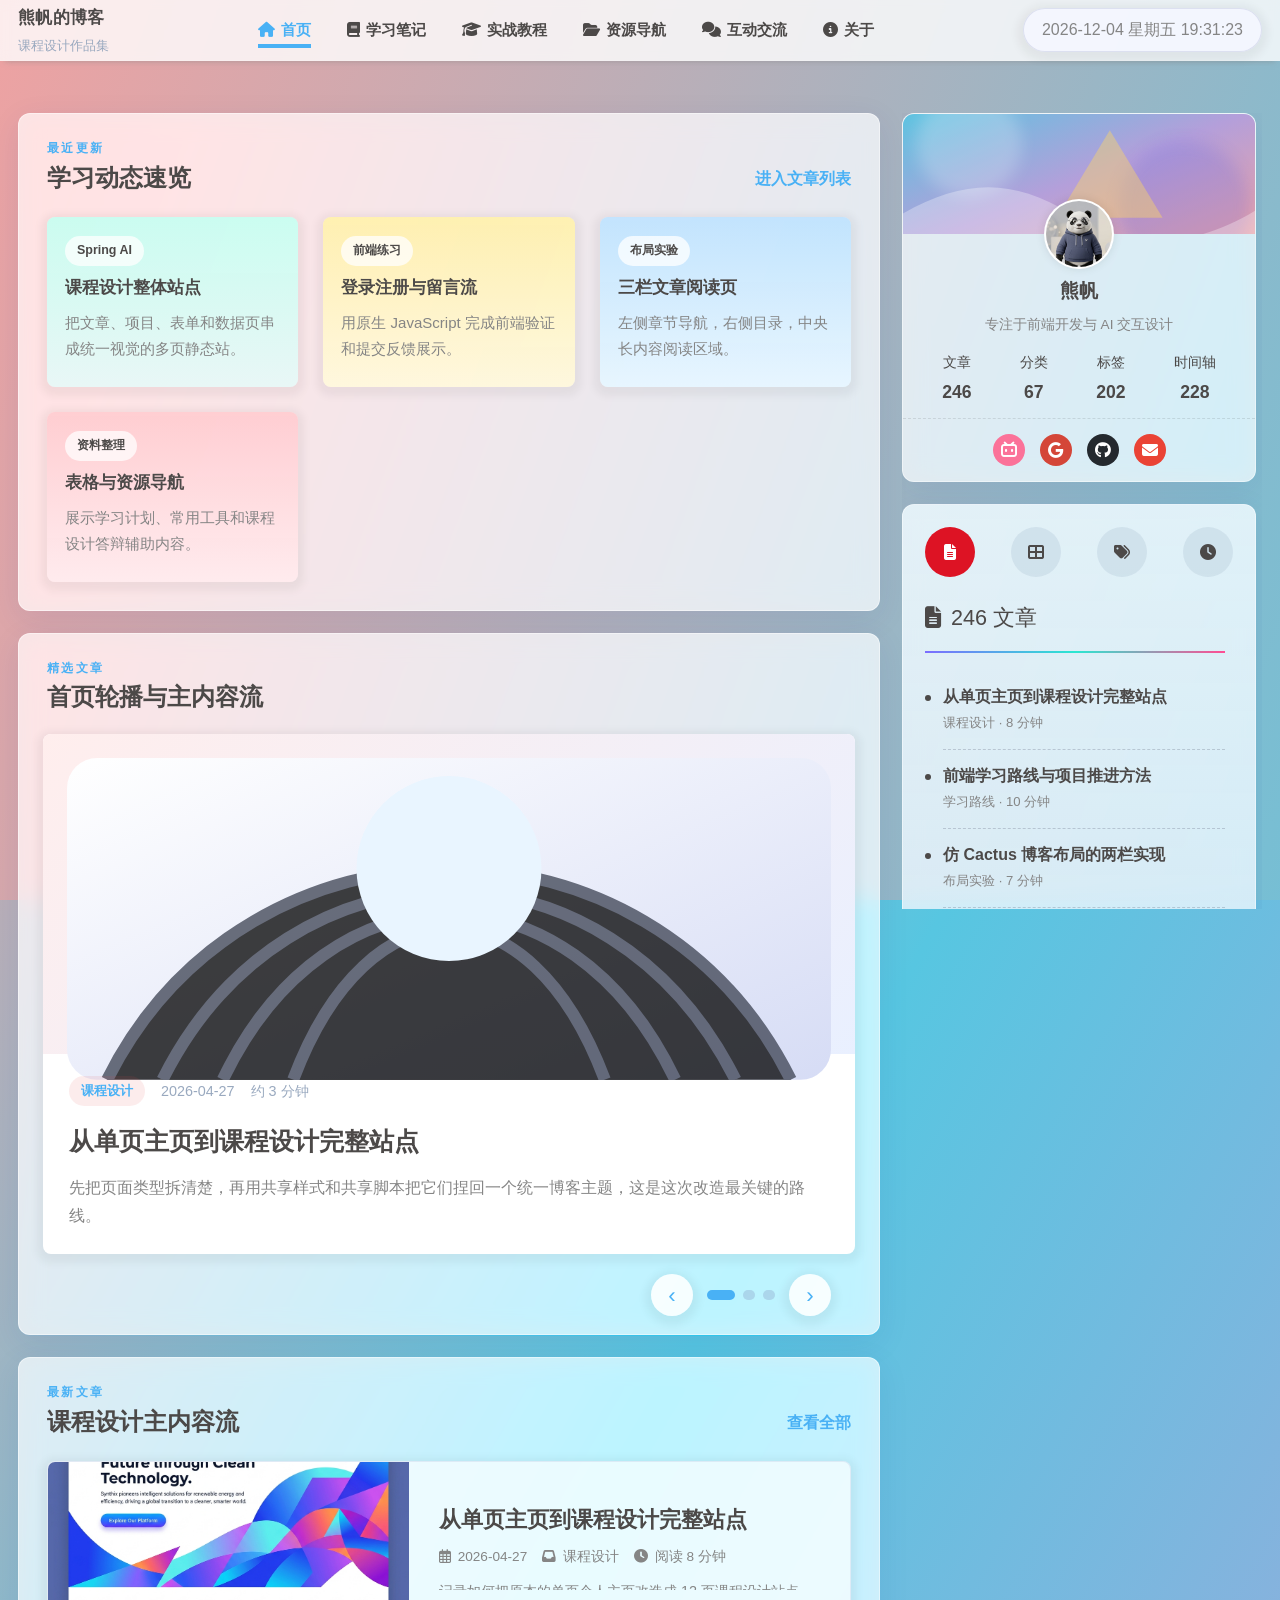
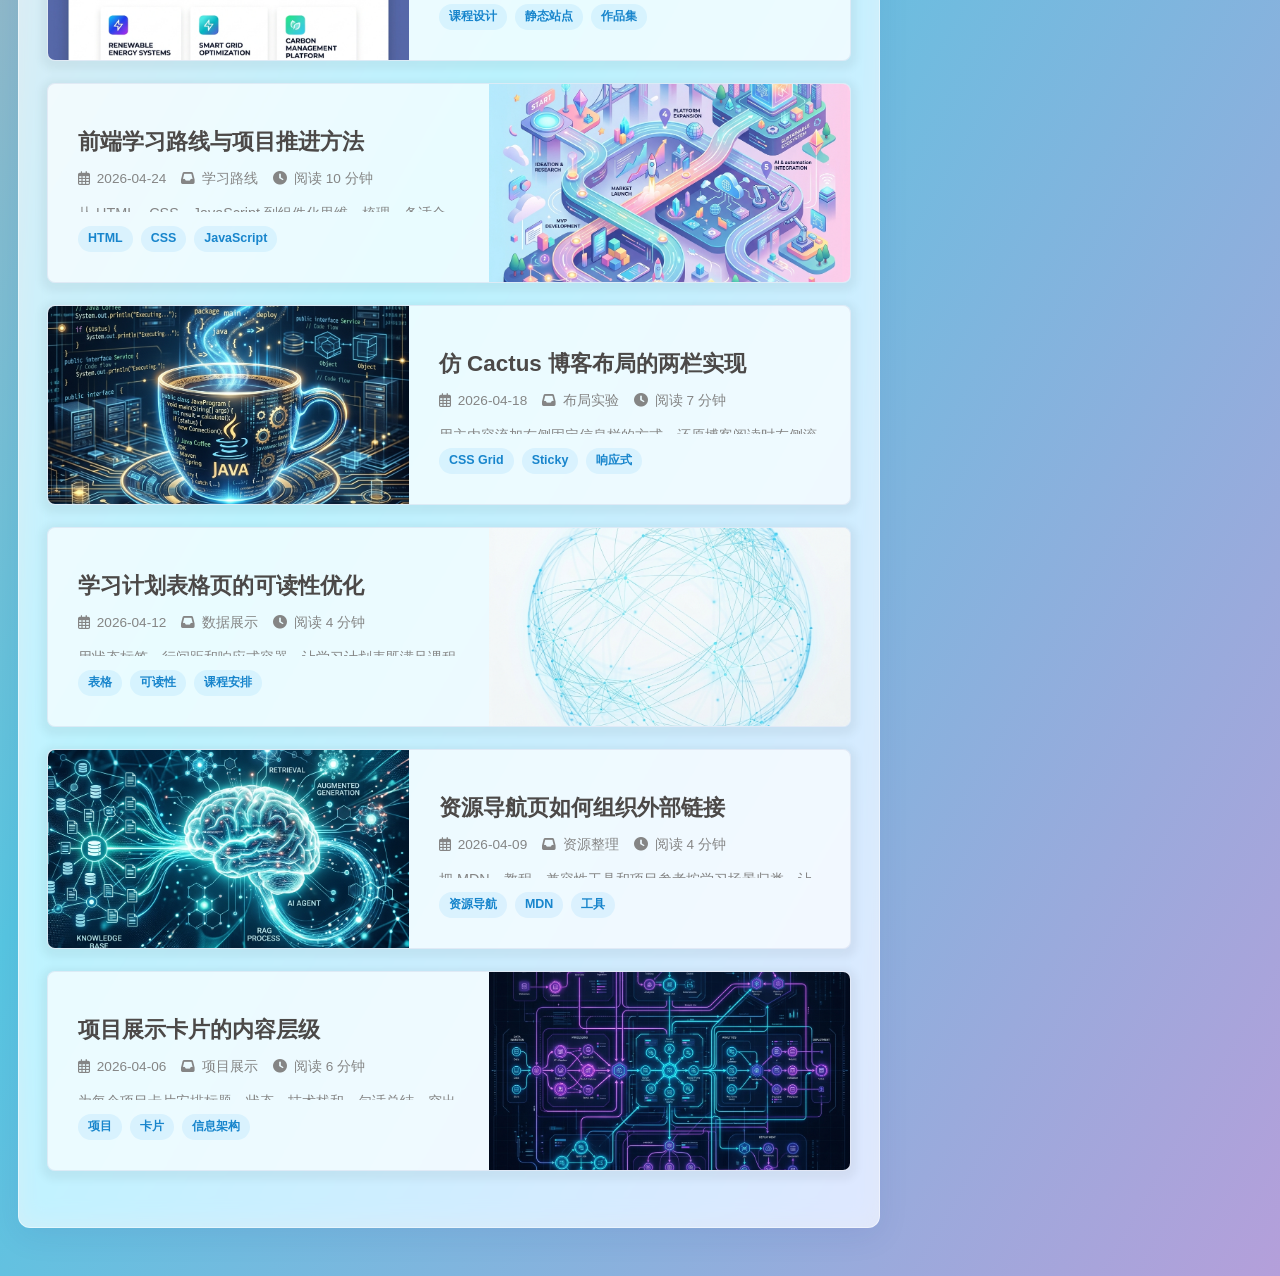
<file: index.html>
<!DOCTYPE html>
<html lang="zh-CN">
<head>
  <meta charset="UTF-8">
  <meta name="viewport" content="width=device-width, initial-scale=1.0">
  <title>熊帆的成长笔记 | 个人作品集学习博客</title>
  <meta name="description" content="计算机专业学生的个人作品集与学习博客，展示课程项目、前端笔记、校园成长和资源导航。">
  <link rel="icon" href="data:image/svg+xml,%3Csvg xmlns='http://www.w3.org/2000/svg' viewBox='0 0 64 64'%3E%3Crect width='64' height='64' rx='16' fill='%2349b1f5'/%3E%3Cpath d='M20 42V18h8v24h-8Zm16 0V18h8v24h-8Z' fill='white'/%3E%3Ccircle cx='32' cy='32' r='26' fill='none' stroke='white' stroke-width='4' opacity='.38'/%3E%3C/svg%3E" type="image/svg+xml">
  <link rel="stylesheet" href="styles.css">
  <link rel="stylesheet" href="https://cdnjs.cloudflare.com/ajax/libs/font-awesome/6.5.1/css/all.min.css">
</head>
<body data-page="home">
  <div class="bg-animated" aria-hidden="true"></div>

  <header class="site-header">
    <div class="shell site-header-inner">
      <a class="brand" href="./index.html" aria-label="返回首页">
        <span class="brand-mark">X</span>
        <span class="brand-copy">
          <strong>熊帆的博客</strong>
          <small>课程设计作品集</small>
        </span>
      </a>

      <nav class="site-nav" aria-label="主导航">
        <ul class="menu-list">
          <li><a class="menu-link" href="./index.html" data-nav-page="home"><i class="fas fa-home"></i> 首页</a></li>
          <li><a class="menu-link" href="./pages/articles/index.html" data-nav-page="articles"><i class="fas fa-book"></i> 学习笔记</a></li>
          <li><a class="menu-link" href="./pages/projects/index.html" data-nav-page="projects"><i class="fas fa-graduation-cap"></i> 实战教程</a></li>
          <li><a class="menu-link" href="./pages/resources/links.html" data-nav-page="resources"><i class="fas fa-folder-open"></i> 资源导航</a></li>
          <li><a class="menu-link" href="./pages/about/contact.html" data-nav-page="contact"><i class="fas fa-comments"></i> 互动交流</a></li>
          <li><a class="menu-link" href="./pages/profile/resume.html" data-nav-page="resume"><i class="fas fa-info-circle"></i> 关于</a></li>
        </ul>
      </nav>

      <div class="clock-panel" id="siteClock" aria-live="polite">正在加载时间...</div>
    </div>
  </header>

  <main class="home-main">
    <section class="shell home-stage">
      <div class="main-column">
        <section class="panel note-board">
          <div class="board-heading">
            <div>
              <p class="section-kicker">最近更新</p>
              <h2>学习动态速览</h2>
            </div>
            <a class="text-link" href="./pages/articles/index.html">进入文章列表</a>
          </div>

          <div class="note-grid">
            <article class="note-card note-card-mint">
              <span class="note-tag">Spring AI</span>
              <h3>课程设计整体站点</h3>
              <p>把文章、项目、表单和数据页串成统一视觉的多页静态站。</p>
            </article>
            <article class="note-card note-card-lemon">
              <span class="note-tag">前端练习</span>
              <h3>登录注册与留言流</h3>
              <p>用原生 JavaScript 完成前端验证和提交反馈展示。</p>
            </article>
            <article class="note-card note-card-ice">
              <span class="note-tag">布局实验</span>
              <h3>三栏文章阅读页</h3>
              <p>左侧章节导航，右侧目录，中央长内容阅读区域。</p>
            </article>
            <article class="note-card note-card-rose">
              <span class="note-tag">资料整理</span>
              <h3>表格与资源导航</h3>
              <p>展示学习计划、常用工具和课程设计答辩辅助内容。</p>
            </article>
          </div>
        </section>
        <section class="panel feature-panel">
          <div class="board-heading feature-heading">
            <div>
              <p class="section-kicker">精选文章</p>
              <h2>首页轮播与主内容流</h2>
            </div>
          </div>

          <section class="hero-carousel" id="heroCarousel" aria-label="首页轮播">
            <div class="carousel-track">
              <article class="carousel-slide is-active" data-slide>
                <div class="carousel-visual visual-red" aria-hidden="true">
                  <svg viewBox="0 0 760 320" role="img" aria-label="建筑穹顶图片风格插图">
                    <defs>
                      <linearGradient id="g1" x1="0" y1="0" x2="1" y2="1">
                        <stop offset="0%" stop-color="#ffffff"></stop>
                        <stop offset="100%" stop-color="#d6dcf5"></stop>
                      </linearGradient>
                    </defs>
                    <rect width="760" height="320" rx="30" fill="url(#g1)"></rect>
                    <g stroke="#3b4151" stroke-width="12" opacity="0.75">
                      <path d="M40 320C180 40 580 40 720 320"></path>
                      <path d="M95 320C220 70 540 70 665 320"></path>
                      <path d="M155 320C260 100 500 100 605 320"></path>
                      <path d="M225 320C300 120 460 120 535 320"></path>
                    </g>
                    <circle cx="380" cy="110" r="92" fill="#e9f5ff"></circle>
                  </svg>
                </div>
                <div class="carousel-content">
                  <div class="carousel-meta-row">
                    <span class="chip">课程设计</span>
                    <span>2026-04-27</span>
                    <span>约 3 分钟</span>
                  </div>
                  <h2>从单页主页到课程设计完整站点</h2>
                  <p>先把页面类型拆清楚，再用共享样式和共享脚本把它们捏回一个统一博客主题，这是这次改造最关键的路线。</p>
                </div>
              </article>

              <article class="carousel-slide" data-slide>
                <div class="carousel-visual visual-blue" aria-hidden="true">
                  <svg viewBox="0 0 760 320" role="img" aria-label="知识流动插图">
                    <rect width="760" height="320" rx="30" fill="#e4f5ff"></rect>
                    <circle cx="150" cy="100" r="52" fill="#5b62e8"></circle>
                    <rect x="250" y="80" width="300" height="34" rx="17" fill="#ffffff"></rect>
                    <rect x="250" y="138" width="250" height="34" rx="17" fill="#ffe169"></rect>
                    <rect x="250" y="196" width="330" height="34" rx="17" fill="#a5d5ff"></rect>
                  </svg>
                </div>
                <div class="carousel-content">
                  <div class="carousel-meta-row">
                    <span class="chip">学习路线</span>
                    <span>2026-04-24</span>
                    <span>约 5 分钟</span>
                  </div>
                  <h2>前端学习路线与项目推进方法</h2>
                  <p>把基础知识、课程项目、答辩表达和后续扩展放进同一条主线，页面就不会像临时拼起来的作业。</p>
                </div>
              </article>

              <article class="carousel-slide" data-slide>
                <div class="carousel-visual visual-green" aria-hidden="true">
                  <svg viewBox="0 0 760 320" role="img" aria-label="彩色几何插图">
                    <rect width="760" height="320" rx="30" fill="#eaf9ff"></rect>
                    <polygon points="30,250 170,50 310,250" fill="#5d61ea"></polygon>
                    <polygon points="450,270 570,70 710,270" fill="#ff7b69"></polygon>
                    <circle cx="380" cy="150" r="70" fill="#ffffff"></circle>
                  </svg>
                </div>
                <div class="carousel-content">
                  <div class="carousel-meta-row">
                    <span class="chip">答辩准备</span>
                    <span>2026-04-21</span>
                    <span>约 4 分钟</span>
                  </div>
                  <h2>如何准备前端课程设计答辩</h2>
                  <p>页面职责、交互逻辑和样式复用三件事讲清楚，老师通常就能看出你到底有没有真正理解这份作业。</p>
                </div>
              </article>
            </div>

            <div class="carousel-controls">
              <button class="carousel-button" type="button" data-carousel-prev aria-label="上一张">‹</button>
              <div class="carousel-dots" aria-label="轮播位置">
                <button class="dot is-active" type="button" data-carousel-dot="0" aria-label="第 1 张"></button>
                <button class="dot" type="button" data-carousel-dot="1" aria-label="第 2 张"></button>
                <button class="dot" type="button" data-carousel-dot="2" aria-label="第 3 张"></button>
              </div>
              <button class="carousel-button" type="button" data-carousel-next aria-label="下一张">›</button>
            </div>
          </section>
        </section>

        <section class="panel feed-panel">
          <div class="board-heading">
            <div>
              <p class="section-kicker">最新文章</p>
              <h2>课程设计主内容流</h2>
            </div>
            <a class="text-link" href="./pages/articles/index.html">查看全部</a>
          </div>
          <div class="article-list home-article-list" id="articleList"></div>
        </section>
      </div>

      <aside class="side-column">
        <div class="side-sticky-stack">
        <!-- 作者卡片移到侧边栏顶部 -->
        <aside class="panel profile-hero-card butterfly-author">
          <div class="author-cover">
            <img src="data:image/svg+xml,%3Csvg xmlns='http://www.w3.org/2000/svg' viewBox='0 0 800 320'%3E%3Cdefs%3E%3ClinearGradient id='g' x1='0' y1='0' x2='1' y2='1'%3E%3Cstop offset='0' stop-color='%2357c6e1'/%3E%3Cstop offset='0.52' stop-color='%23b49fda'/%3E%3Cstop offset='1' stop-color='%23eea2a2'/%3E%3C/linearGradient%3E%3Cfilter id='b'%3E%3CfeGaussianBlur stdDeviation='18'/%3E%3C/filter%3E%3C/defs%3E%3Crect width='800' height='320' fill='url(%23g)'/%3E%3Ccircle cx='150' cy='92' r='120' fill='white' opacity='.22' filter='url(%23b)'/%3E%3Ccircle cx='640' cy='235' r='150' fill='%234954e6' opacity='.18' filter='url(%23b)'/%3E%3Cpath d='M470 60l120 200H350z' fill='%23fdd663' opacity='.42'/%3E%3Cpath d='M0 250c140-80 250-80 380 0s270 86 420-6v76H0z' fill='white' opacity='.3'/%3E%3C/svg%3E" alt="author background">
          </div>
          <div class="avatar-hero" aria-hidden="true">
            <img class="avatar-art" src="images/avatar.png" alt="avatar">
          </div>
          <h2>熊帆</h2>
          <p>专注于前端开发与 AI 交互设计</p>

          <div class="profile-hero-stats">
            <div><span>文章</span><strong>246</strong></div>
            <div><span>分类</span><strong>67</strong></div>
            <div><span>标签</span><strong>202</strong></div>
            <div><span>时间轴</span><strong>228</strong></div>
          </div>

          <div class="profile-hero-links butterfly-social">
            <a href="https://space.bilibili.com/441548806?spm_id_from=333.1007.0.0" target="_blank" style="background: #fb7299;" aria-label="Bilibili"><i class="fa-brands fa-bilibili" aria-hidden="true"></i></a>
            <a href="mailto:2150489918xf@gmail.com" style="background: #d44638;" aria-label="Google Mail"><i class="fab fa-google" aria-hidden="true"></i></a>
            <a href="https://github.com/2150489918xf-a11y" target="_blank" style="background: #24292e;" aria-label="GitHub"><i class="fab fa-github" aria-hidden="true"></i></a>
            <a href="mailto:2150489918@qq.com" style="background: #ea4335;" aria-label="QQ Mail"><i class="fas fa-envelope" aria-hidden="true"></i></a>
          </div>
        </aside>

        <section class="panel side-widget butterfly-widget sidebar-directory-card" aria-label="博客侧栏目录">
          <div class="widget-icon-row" role="tablist" aria-label="侧栏内容切换">
            <button class="widget-icon is-active" type="button" role="tab" aria-selected="true" aria-controls="sidebarArticles" data-sidebar-tab="articles">
              <i class="fas fa-file-alt" aria-hidden="true"></i>
              <span class="sr-only">文章</span>
            </button>
            <button class="widget-icon" type="button" role="tab" aria-selected="false" aria-controls="sidebarCategories" data-sidebar-tab="categories">
              <i class="fas fa-th-large" aria-hidden="true"></i>
              <span class="sr-only">分类</span>
            </button>
            <button class="widget-icon" type="button" role="tab" aria-selected="false" aria-controls="sidebarTags" data-sidebar-tab="tags">
              <i class="fas fa-tags" aria-hidden="true"></i>
              <span class="sr-only">标签</span>
            </button>
            <button class="widget-icon" type="button" role="tab" aria-selected="false" aria-controls="sidebarTimeline" data-sidebar-tab="timeline">
              <i class="fas fa-clock" aria-hidden="true"></i>
              <span class="sr-only">时间轴</span>
            </button>
          </div>

          <div class="sidebar-tab-panel is-active" id="sidebarArticles" role="tabpanel" data-sidebar-panel="articles">
            <h2><i class="fas fa-file-alt" aria-hidden="true"></i> 246 文章</h2>
            <div class="sidebar-gradient-line" aria-hidden="true"></div>
            <ul class="sidebar-article-list" id="sidebarArticleList"></ul>
          </div>

          <div class="sidebar-tab-panel" id="sidebarCategories" role="tabpanel" hidden data-sidebar-panel="categories">
            <h2><i class="fas fa-th-large" aria-hidden="true"></i> 67 分类</h2>
            <div class="sidebar-gradient-line" aria-hidden="true"></div>
            <div class="sidebar-pill-cloud" id="sidebarCategoryList"></div>
          </div>

          <div class="sidebar-tab-panel" id="sidebarTags" role="tabpanel" hidden data-sidebar-panel="tags">
            <h2><i class="fas fa-tags" aria-hidden="true"></i> 202 标签</h2>
            <div class="sidebar-gradient-line" aria-hidden="true"></div>
            <div class="sidebar-pill-cloud compact" id="sidebarTagList"></div>
          </div>

          <div class="sidebar-tab-panel" id="sidebarTimeline" role="tabpanel" hidden data-sidebar-panel="timeline">
            <h2><i class="fas fa-clock" aria-hidden="true"></i> 228 时间轴</h2>
            <div class="sidebar-gradient-line" aria-hidden="true"></div>
            <ol class="sidebar-timeline-list" id="sidebarTimelineList"></ol>
          </div>
        </section>
        </div>
      </aside>
    </section>
  </main>

  <button class="back-to-top butterfly-totop" id="backToTop" type="button" aria-label="返回顶部">
    <i class="fas fa-arrow-up"></i>
  </button>

  <script src="script.js" defer></script>
</body>
</html>
</file>
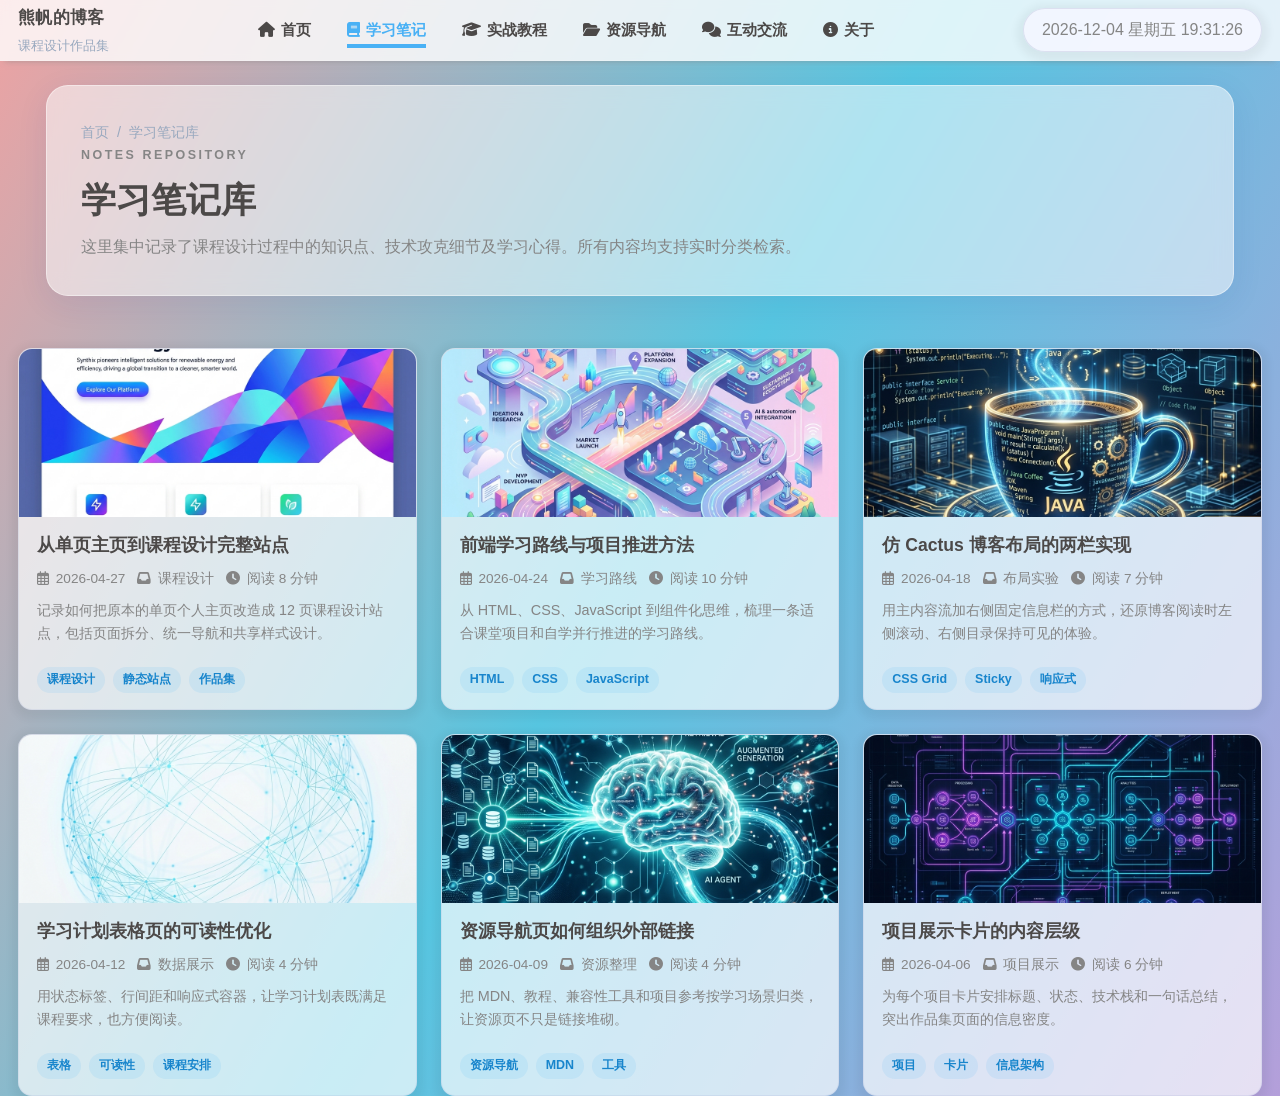
<file: pages/articles/index.html>
<!DOCTYPE html>
<html lang="zh-CN">
<head>
  <meta charset="UTF-8">
  <meta name="viewport" content="width=device-width, initial-scale=1.0">
  <title>学习笔记库 | 知行成长笔记</title>
  <link rel="stylesheet" href="../../styles.css">
  <link rel="stylesheet" href="https://cdnjs.cloudflare.com/ajax/libs/font-awesome/6.5.1/css/all.min.css">
</head>
<body data-page="articles" data-root="../..">
  <header class="site-header">
    <div class="shell site-header-inner">
      <a class="brand" href="../../index.html" aria-label="返回首页">
        <span class="brand-mark">X</span>
        <span class="brand-copy">
          <strong>熊帆的博客</strong>
          <small>课程设计作品集</small>
        </span>
      </a>

      <nav class="site-nav" aria-label="主导航">
        <ul class="menu-list">
          <li><a class="menu-link" href="../../index.html" data-nav-page="home"><i class="fas fa-home"></i> 首页</a></li>
          <li><a class="menu-link" href="../../pages/articles/index.html" data-nav-page="articles"><i class="fas fa-book"></i> 学习笔记</a></li>
          <li><a class="menu-link" href="../../pages/projects/index.html" data-nav-page="projects"><i class="fas fa-graduation-cap"></i> 实战教程</a></li>
          <li><a class="menu-link" href="../../pages/resources/links.html" data-nav-page="resources"><i class="fas fa-folder-open"></i> 资源导航</a></li>
          <li><a class="menu-link" href="../../pages/about/contact.html" data-nav-page="contact"><i class="fas fa-comments"></i> 互动交流</a></li>
          <li><a class="menu-link" href="../../pages/profile/resume.html" data-nav-page="resume"><i class="fas fa-info-circle"></i> 关于</a></li>
        </ul>
      </nav>

      <div class="clock-panel" id="siteClock" aria-live="polite">正在加载时间...</div>
    </div>
  </header>

  <main>
    <section class="page-hero shell">
      <div class="panel hero-glass">
        <div class="breadcrumbs"><a href="../../index.html">首页</a><span>/</span><span>学习笔记库</span></div>
        <p class="eyebrow">Notes Repository</p>
        <h1>学习笔记库</h1>
        <p class="hero-summary">这里集中记录了课程设计过程中的知识点、技术攻克细节及学习心得。所有内容均支持实时分类检索。</p>
      </div>
    </section>

    <div class="shell page-layout note-repository-layout">
      <div class="content-stack">
        <div class="article-list" id="articleCatalogList"></div>
      </div>
    </div>
  </main>

  <button class="back-to-top" id="backToTop" aria-label="返回顶部">
    <i class="fas fa-arrow-up"></i>
  </button>

  <script src="../../script.js"></script>
</body>
</html>
</file>
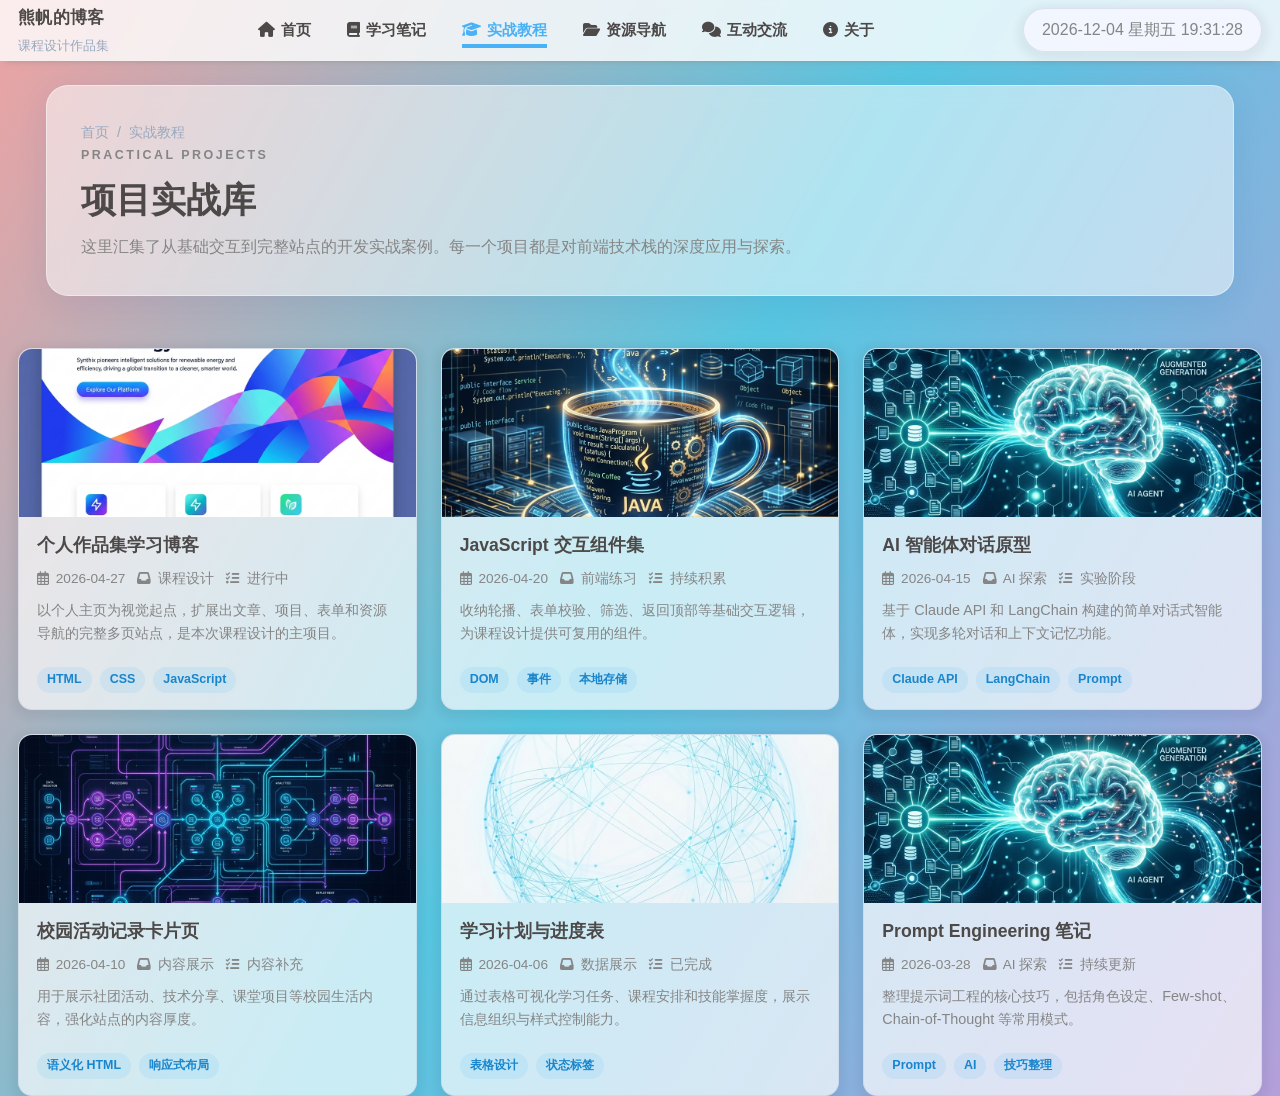
<file: pages/projects/index.html>
<!DOCTYPE html>
<html lang="zh-CN">
<head>
  <meta charset="UTF-8">
  <meta name="viewport" content="width=device-width, initial-scale=1.0">
  <title>实战教程库 | 知行成长笔记</title>
  <link rel="stylesheet" href="../../styles.css">
  <link rel="stylesheet" href="https://cdnjs.cloudflare.com/ajax/libs/font-awesome/6.5.1/css/all.min.css">
</head>
<body data-page="projects" data-root="../..">
  <header class="site-header">
    <div class="shell site-header-inner">
      <a class="brand" href="../../index.html" aria-label="返回首页">
        <span class="brand-mark">X</span>
        <span class="brand-copy">
          <strong>熊帆的博客</strong>
          <small>课程设计作品集</small>
        </span>
      </a>

      <nav class="site-nav" aria-label="主导航">
        <ul class="menu-list">
          <li><a class="menu-link" href="../../index.html" data-nav-page="home"><i class="fas fa-home"></i> 首页</a></li>
          <li><a class="menu-link" href="../../pages/articles/index.html" data-nav-page="articles"><i class="fas fa-book"></i> 学习笔记</a></li>
          <li><a class="menu-link" href="../../pages/projects/index.html" data-nav-page="projects"><i class="fas fa-graduation-cap"></i> 实战教程</a></li>
          <li><a class="menu-link" href="../../pages/resources/links.html" data-nav-page="resources"><i class="fas fa-folder-open"></i> 资源导航</a></li>
          <li><a class="menu-link" href="../../pages/about/contact.html" data-nav-page="contact"><i class="fas fa-comments"></i> 互动交流</a></li>
          <li><a class="menu-link" href="../../pages/profile/resume.html" data-nav-page="resume"><i class="fas fa-info-circle"></i> 关于</a></li>
        </ul>
      </nav>

      <div class="clock-panel" id="siteClock" aria-live="polite">正在加载时间...</div>
    </div>
  </header>

  <main>
    <section class="page-hero shell">
      <div class="panel hero-glass">
        <div class="breadcrumbs"><a href="../../index.html">首页</a><span>/</span><span>实战教程</span></div>
        <p class="eyebrow">Practical Projects</p>
        <h1>项目实战库</h1>
        <p class="hero-summary">这里汇集了从基础交互到完整站点的开发实战案例。每一个项目都是对前端技术栈的深度应用与探索。</p>
      </div>
    </section>

    <div class="shell page-layout note-repository-layout">
      <div class="content-stack">
        <div class="article-list" id="projectList">
          <!-- 项目卡片由 JS 动态渲染 -->
        </div>
      </div>
    </div>
  </main>

  <button class="back-to-top" id="backToTop" aria-label="返回顶部">
    <i class="fas fa-arrow-up"></i>
  </button>

  <script src="../../script.js"></script>
</body>
</html>
</file>
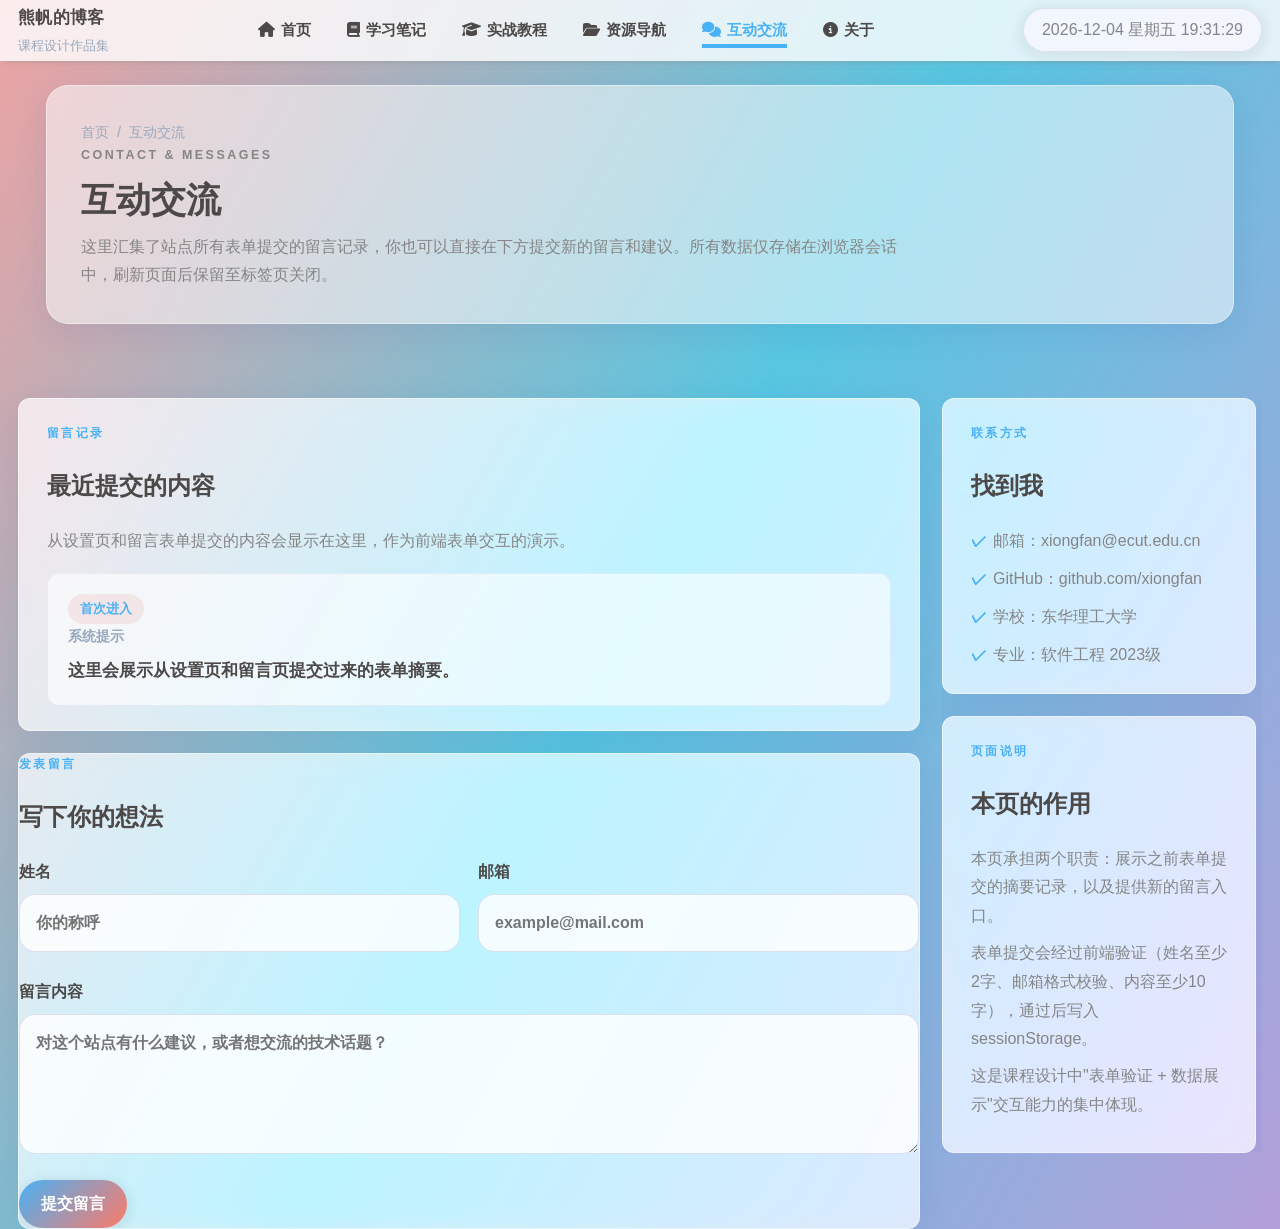
<file: pages/about/contact.html>
<!DOCTYPE html>
<html lang="zh-CN">
<head>
  <meta charset="UTF-8">
  <meta name="viewport" content="width=device-width, initial-scale=1.0">
  <title>互动交流 | 熊帆的博客</title>
  <link rel="stylesheet" href="../../styles.css">
  <link rel="stylesheet" href="https://cdnjs.cloudflare.com/ajax/libs/font-awesome/6.5.1/css/all.min.css">
</head>
<body data-page="contact" data-root="../..">
  <header class="site-header">
    <div class="shell site-header-inner">
      <a class="brand" href="../../index.html" aria-label="返回首页">
        <span class="brand-mark">X</span>
        <span class="brand-copy">
          <strong>熊帆的博客</strong>
          <small>课程设计作品集</small>
        </span>
      </a>
      <nav class="site-nav" aria-label="主导航">
        <ul class="menu-list">
          <li><a class="menu-link" href="../../index.html" data-nav-page="home"><i class="fas fa-home"></i> 首页</a></li>
          <li><a class="menu-link" href="../../pages/articles/index.html" data-nav-page="articles"><i class="fas fa-book"></i> 学习笔记</a></li>
          <li><a class="menu-link" href="../../pages/projects/index.html" data-nav-page="projects"><i class="fas fa-graduation-cap"></i> 实战教程</a></li>
          <li><a class="menu-link" href="../../pages/resources/links.html" data-nav-page="resources"><i class="fas fa-folder-open"></i> 资源导航</a></li>
          <li><a class="menu-link" href="../../pages/about/contact.html" data-nav-page="contact"><i class="fas fa-comments"></i> 互动交流</a></li>
          <li><a class="menu-link" href="../../pages/profile/resume.html" data-nav-page="resume"><i class="fas fa-info-circle"></i> 关于</a></li>
        </ul>
      </nav>
      <div class="clock-panel" id="siteClock" aria-live="polite">正在加载时间...</div>
    </div>
  </header>

  <main>
    <section class="page-hero shell">
      <div class="panel hero-glass">
        <div class="breadcrumbs"><a href="../../index.html">首页</a><span>/</span><span>互动交流</span></div>
        <p class="eyebrow">Contact & Messages</p>
        <h1>互动交流</h1>
        <p class="hero-summary">这里汇集了站点所有表单提交的留言记录，你也可以直接在下方提交新的留言和建议。所有数据仅存储在浏览器会话中，刷新页面后保留至标签页关闭。</p>
      </div>
    </section>

    <div class="shell page-layout">
      <div class="content-stack">
        <!-- 留言记录 -->
        <section class="panel content-card">
          <p class="section-kicker">留言记录</p>
          <h2>最近提交的内容</h2>
          <p style="margin-bottom:12px;color:var(--text-soft)">从设置页和留言表单提交的内容会显示在这里，作为前端表单交互的演示。</p>
          <div class="message-list" id="messageList"></div>
        </section>

        <!-- 留言表单 -->
        <section class="panel form-card">
          <p class="section-kicker">发表留言</p>
          <h2>写下你的想法</h2>
          <form data-form-type="contact">
            <div class="field-grid">
              <label class="field">姓名
                <input type="text" name="name" placeholder="你的称呼">
                <span class="field-error" data-error-for="name"></span>
              </label>
              <label class="field">邮箱
                <input type="email" name="email" placeholder="example@mail.com">
                <span class="field-error" data-error-for="email"></span>
              </label>
            </div>
            <label class="field">留言内容
              <textarea name="content" placeholder="对这个站点有什么建议，或者想交流的技术话题？"></textarea>
              <span class="field-error" data-error-for="content"></span>
            </label>
            <div class="form-actions">
              <button class="button button-primary" type="submit">提交留言</button>
            </div>
          </form>
        </section>
      </div>

      <aside class="side-column">
        <div class="side-sticky-stack">
          <section class="panel toc-card">
            <p class="section-kicker">联系方式</p>
            <h2>找到我</h2>
            <ul class="check-list">
              <li>邮箱：xiongfan@ecut.edu.cn</li>
              <li>GitHub：github.com/xiongfan</li>
              <li>学校：东华理工大学</li>
              <li>专业：软件工程 2023级</li>
            </ul>
          </section>

          <section class="panel toc-card">
            <p class="section-kicker">页面说明</p>
            <h2>本页的作用</h2>
            <div class="prose">
              <p>本页承担两个职责：展示之前表单提交的摘要记录，以及提供新的留言入口。</p>
              <p>表单提交会经过前端验证（姓名至少2字、邮箱格式校验、内容至少10字），通过后写入 sessionStorage。</p>
              <p>这是课程设计中"表单验证 + 数据展示"交互能力的集中体现。</p>
            </div>
          </section>
        </div>
      </aside>
    </div>
  </main>

  <button class="back-to-top" id="backToTop" type="button" aria-label="返回顶部">
    <i class="fas fa-arrow-up"></i>
  </button>
  <script src="../../script.js" defer></script>
</body>
</html>
</file>
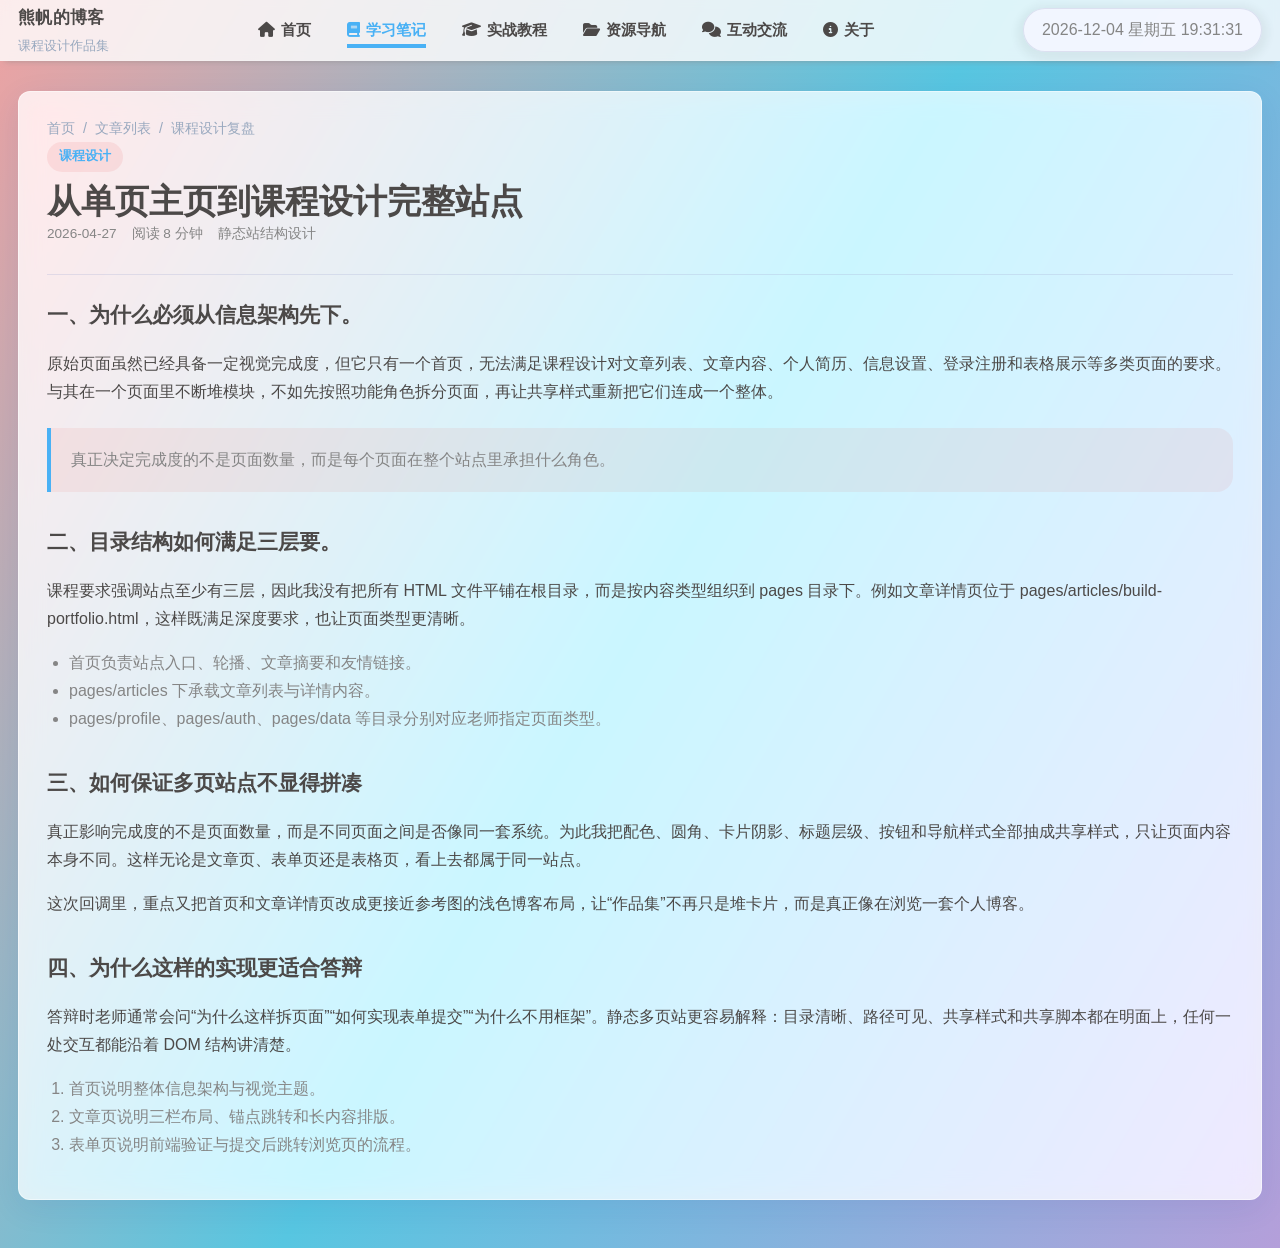
<file: pages/articles/build-portfolio.html>
<!DOCTYPE html>
<html lang="zh-CN">
<head>
  <meta charset="UTF-8">
  <meta name="viewport" content="width=device-width, initial-scale=1.0">
  <title>从单页主页到课程设计完整站点 | 知行成长笔记</title>
  <link rel="stylesheet" href="../../styles.css">
  <link rel="stylesheet" href="https://cdnjs.cloudflare.com/ajax/libs/font-awesome/6.5.1/css/all.min.css">
</head>
<body data-page="articles" data-root="../..">
  <header class="site-header">
    <div class="shell site-header-inner">
      <a class="brand" href="../../index.html" aria-label="返回首页">
        <span class="brand-mark">X</span>
        <span class="brand-copy">
          <strong>熊帆的博客</strong>
          <small>课程设计作品集</small>
        </span>
      </a>

      <nav class="site-nav" aria-label="主导航">
        <ul class="menu-list">
          <li><a class="menu-link" href="../../index.html" data-nav-page="home"><i class="fas fa-home"></i> 首页</a></li>
          <li><a class="menu-link" href="../../pages/articles/index.html" data-nav-page="articles"><i class="fas fa-book"></i> 学习笔记</a></li>
          <li><a class="menu-link" href="../../pages/projects/index.html" data-nav-page="projects"><i class="fas fa-graduation-cap"></i> 实战教程</a></li>
          <li><a class="menu-link" href="../../pages/resources/links.html" data-nav-page="resources"><i class="fas fa-folder-open"></i> 资源导航</a></li>
          <li><a class="menu-link" href="../../pages/about/contact.html" data-nav-page="contact"><i class="fas fa-comments"></i> 互动交流</a></li>
          <li><a class="menu-link" href="../../pages/profile/resume.html" data-nav-page="resume"><i class="fas fa-info-circle"></i> 关于</a></li>
        </ul>
      </nav>

      <div class="clock-panel" id="siteClock" aria-live="polite">正在加载时间...</div>
    </div>
  </header>

  <main class="page-main">
    <div class="shell">
      <article class="panel article-reader">
        <header class="article-reader-header">
          <div class="breadcrumbs">
            <a href="../../index.html">首页</a>
            <span>/</span>
            <a href="./index.html">文章列表</a>
            <span>/</span>
            <span>课程设计复盘</span>
          </div>
          <span class="chip">课程设计</span>
          <h1>从单页主页到课程设计完整站点</h1>
          <div class="article-meta">
            <span>2026-04-27</span>
            <span>阅读 8 分钟</span>
            <span>静态站结构设计</span>
          </div>
        </header>

        <div class="article-prose">
          <section id="target">
            <h2>一、为什么必须从信息架构先下。</h2>
            <p>原始页面虽然已经具备一定视觉完成度，但它只有一个首页，无法满足课程设计对文章列表、文章内容、个人简历、信息设置、登录注册和表格展示等多类页面的要求。与其在一个页面里不断堆模块，不如先按照功能角色拆分页面，再让共享样式重新把它们连成一个整体。</p>
            <blockquote>真正决定完成度的不是页面数量，而是每个页面在整个站点里承担什么角色。</blockquote>
          </section>

          <section id="structure">
            <h2>二、目录结构如何满足三层要。</h2>
            <p>课程要求强调站点至少有三层，因此我没有把所有 HTML 文件平铺在根目录，而是按内容类型组织到 pages 目录下。例如文章详情页位于 pages/articles/build-portfolio.html，这样既满足深度要求，也让页面类型更清晰。</p>
            <ul>
              <li>首页负责站点入口、轮播、文章摘要和友情链接。</li>
              <li>pages/articles 下承载文章列表与详情内容。</li>
              <li>pages/profile、pages/auth、pages/data 等目录分别对应老师指定页面类型。</li>
            </ul>
          </section>

          <section id="visual">
            <h2>三、如何保证多页站点不显得拼凑</h2>
            <p>真正影响完成度的不是页面数量，而是不同页面之间是否像同一套系统。为此我把配色、圆角、卡片阴影、标题层级、按钮和导航样式全部抽成共享样式，只让页面内容本身不同。这样无论是文章页、表单页还是表格页，看上去都属于同一站点。</p>
            <p>这次回调里，重点又把首页和文章详情页改成更接近参考图的浅色博客布局，让“作品集”不再只是堆卡片，而是真正像在浏览一套个人博客。</p>
          </section>

          <section id="defense">
            <h2>四、为什么这样的实现更适合答辩</h2>
            <p>答辩时老师通常会问“为什么这样拆页面”“如何实现表单提交”“为什么不用框架”。静态多页站更容易解释：目录清晰、路径可见、共享样式和共享脚本都在明面上，任何一处交互都能沿着 DOM 结构讲清楚。</p>
            <ol>
              <li>首页说明整体信息架构与视觉主题。</li>
              <li>文章页说明三栏布局、锚点跳转和长内容排版。</li>
              <li>表单页说明前端验证与提交后跳转浏览页的流程。</li>
            </ol>
          </section>
        </div>
      </article>
    </div>
  </main>

  <button class="back-to-top" id="backToTop" type="button" aria-label="返回顶部">
    <i class="fas fa-arrow-up"></i>
  </button>
  <script src="../../script.js" defer></script>
</body>
</html>
</file>
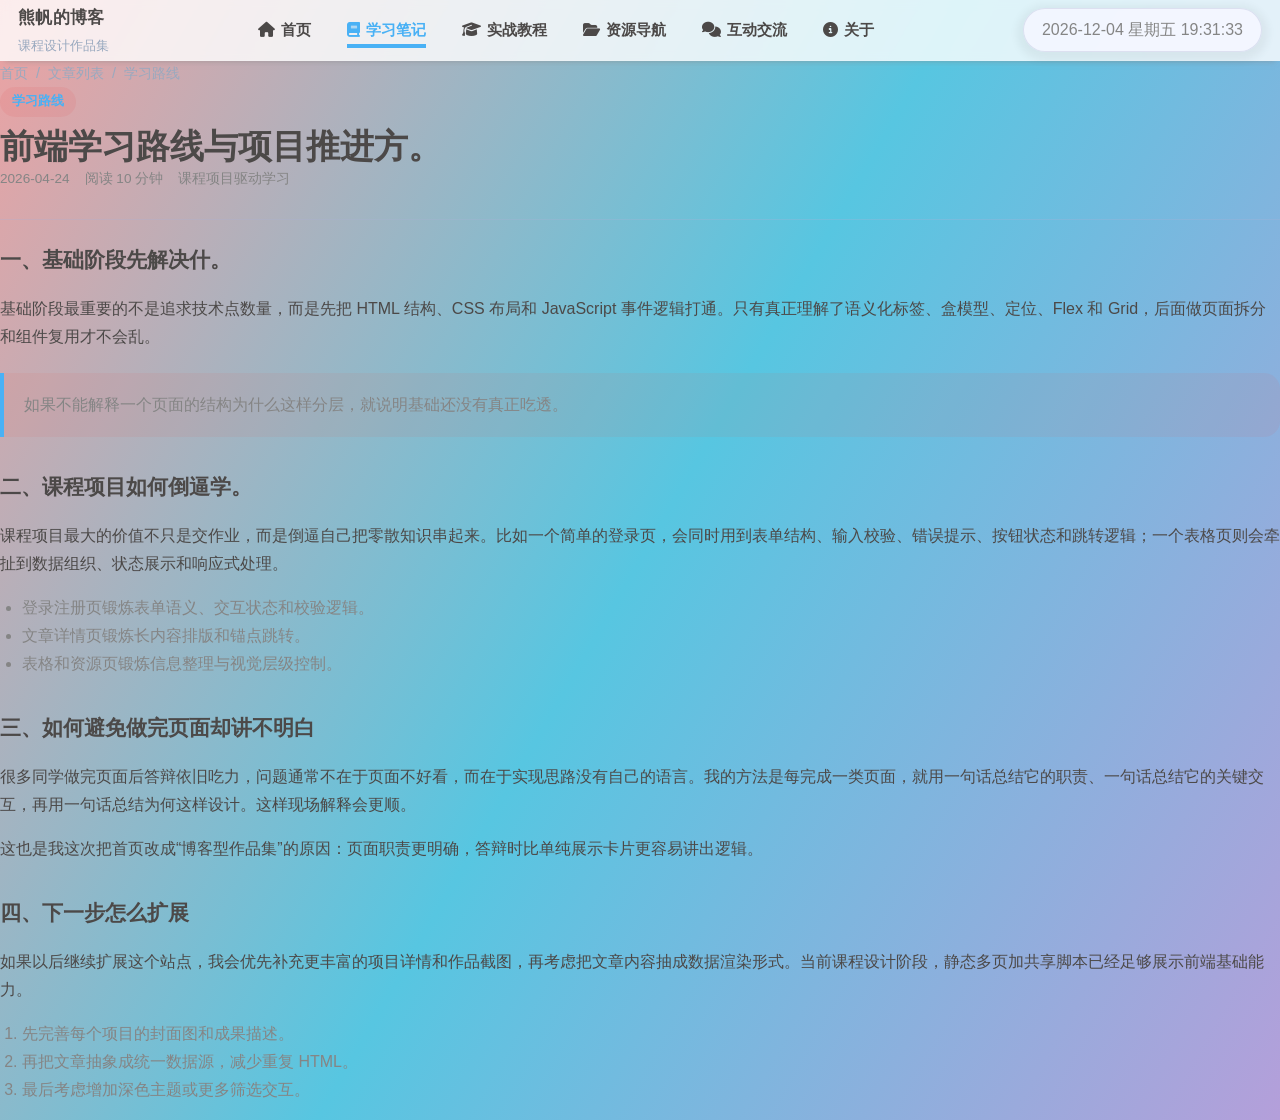
<file: pages/articles/frontend-roadmap.html>
<!DOCTYPE html>
<html lang="zh-CN">
<head>
  <meta charset="UTF-8">
  <meta name="viewport" content="width=device-width, initial-scale=1.0">
  <title>前端学习路线与项目推进方法 | 知行成长笔记</title>
  <link rel="stylesheet" href="../../styles.css">
  <link rel="stylesheet" href="https://cdnjs.cloudflare.com/ajax/libs/font-awesome/6.5.1/css/all.min.css">
</head>
<body data-page="articles" data-root="../..">
  <header class="site-header">
    <div class="shell site-header-inner">
      <a class="brand" href="../../index.html" aria-label="返回首页">
        <span class="brand-mark">X</span>
        <span class="brand-copy">
          <strong>熊帆的博客</strong>
          <small>课程设计作品集</small>
        </span>
      </a>

      <nav class="site-nav" aria-label="主导航">
        <ul class="menu-list">
          <li><a class="menu-link" href="../../index.html" data-nav-page="home"><i class="fas fa-home"></i> 首页</a></li>
          <li><a class="menu-link" href="../../pages/articles/index.html" data-nav-page="articles"><i class="fas fa-book"></i> 学习笔记</a></li>
          <li><a class="menu-link" href="../../pages/projects/index.html" data-nav-page="projects"><i class="fas fa-graduation-cap"></i> 实战教程</a></li>
          <li><a class="menu-link" href="../../pages/resources/links.html" data-nav-page="resources"><i class="fas fa-folder-open"></i> 资源导航</a></li>
          <li><a class="menu-link" href="../../pages/about/contact.html" data-nav-page="contact"><i class="fas fa-comments"></i> 互动交流</a></li>
          <li><a class="menu-link" href="../../pages/profile/resume.html" data-nav-page="resume"><i class="fas fa-info-circle"></i> 关于</a></li>
        </ul>
      </nav>

      <div class="clock-panel" id="siteClock" aria-live="polite">正在加载时间...</div>
    </div>
  </header>

  <main class=”page-main”>
    <div class=”shell”>
      <article class=”panel article-reader”>
        <header class="article-reader-header">
          <div class="breadcrumbs">
            <a href="../../index.html">首页</a>
            <span>/</span>
            <a href="./index.html">文章列表</a>
            <span>/</span>
            <span>学习路线</span>
          </div>
          <span class="chip">学习路线</span>
          <h1>前端学习路线与项目推进方。</h1>
          <div class="article-meta">
            <span>2026-04-24</span>
            <span>阅读 10 分钟</span>
            <span>课程项目驱动学习</span>
          </div>
        </header>

        <div class="article-prose">
          <section id="base">
            <h2>一、基础阶段先解决什。</h2>
            <p>基础阶段最重要的不是追求技术点数量，而是先把 HTML 结构、CSS 布局和 JavaScript 事件逻辑打通。只有真正理解了语义化标签、盒模型、定位、Flex 和 Grid，后面做页面拆分和组件复用才不会乱。</p>
            <blockquote>如果不能解释一个页面的结构为什么这样分层，就说明基础还没有真正吃透。</blockquote>
          </section>

          <section id="project">
            <h2>二、课程项目如何倒逼学。</h2>
            <p>课程项目最大的价值不只是交作业，而是倒逼自己把零散知识串起来。比如一个简单的登录页，会同时用到表单结构、输入校验、错误提示、按钮状态和跳转逻辑；一个表格页则会牵扯到数据组织、状态展示和响应式处理。</p>
            <ul>
              <li>登录注册页锻炼表单语义、交互状态和校验逻辑。</li>
              <li>文章详情页锻炼长内容排版和锚点跳转。</li>
              <li>表格和资源页锻炼信息整理与视觉层级控制。</li>
            </ul>
          </section>

          <section id="review">
            <h2>三、如何避免做完页面却讲不明白</h2>
            <p>很多同学做完页面后答辩依旧吃力，问题通常不在于页面不好看，而在于实现思路没有自己的语言。我的方法是每完成一类页面，就用一句话总结它的职责、一句话总结它的关键交互，再用一句话总结为何这样设计。这样现场解释会更顺。</p>
            <p>这也是我这次把首页改成“博客型作品集”的原因：页面职责更明确，答辩时比单纯展示卡片更容易讲出逻辑。</p>
          </section>

          <section id="next">
            <h2>四、下一步怎么扩展</h2>
            <p>如果以后继续扩展这个站点，我会优先补充更丰富的项目详情和作品截图，再考虑把文章内容抽成数据渲染形式。当前课程设计阶段，静态多页加共享脚本已经足够展示前端基础能力。</p>
            <ol>
              <li>先完善每个项目的封面图和成果描述。</li>
              <li>再把文章抽象成统一数据源，减少重复 HTML。</li>
              <li>最后考虑增加深色主题或更多筛选交互。</li>
            </ol>
          </section>
        </div>
      </article>
    </div>
  </main>

  <button class="back-to-top" id="backToTop" type="button" aria-label="返回顶部">
    <i class="fas fa-arrow-up"></i>
  </button>
  <script src="../../script.js" defer></script>
</body>
</html>
</file>
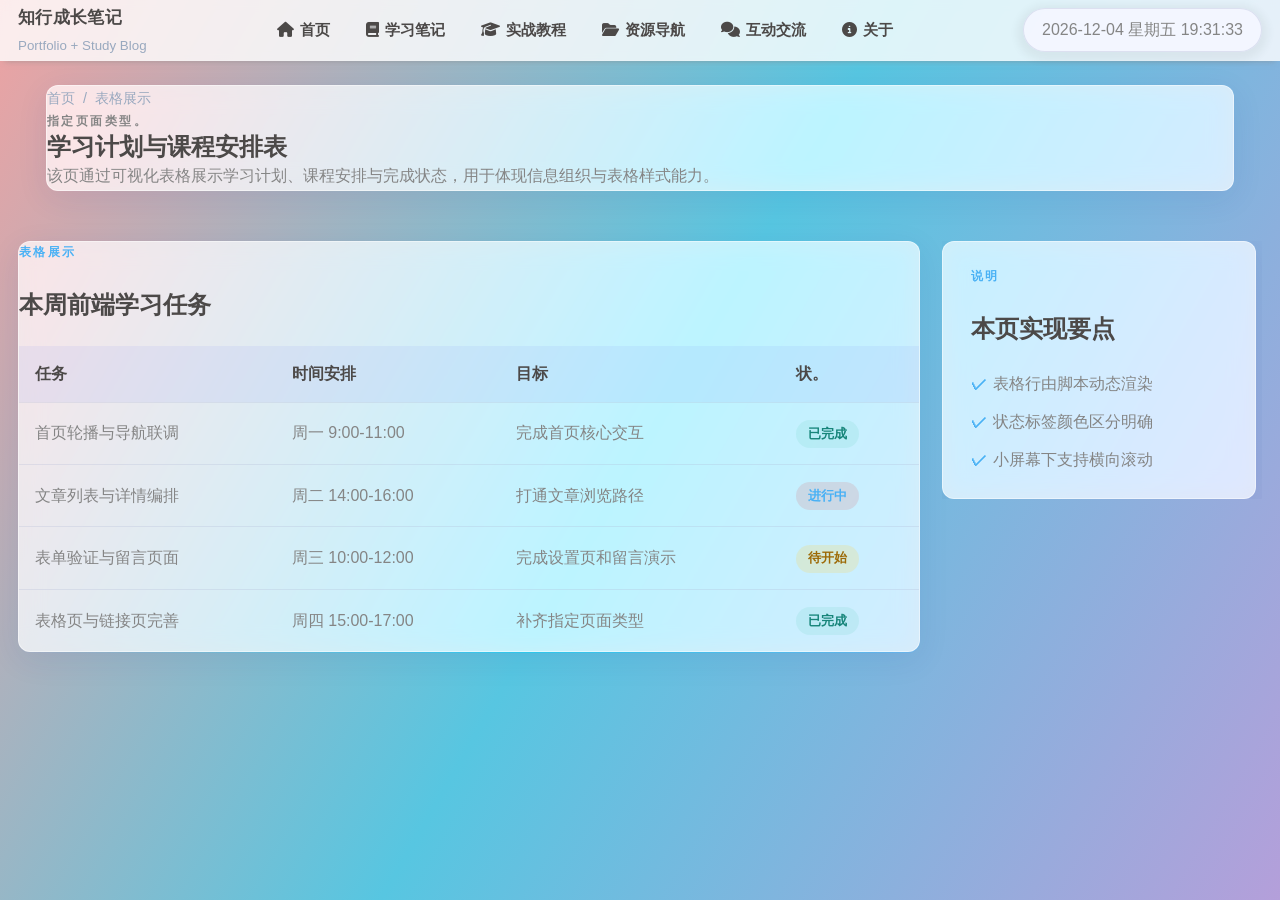
<file: pages/data/schedule.html>
<!DOCTYPE html>
<html lang="zh-CN">
<head>
  <meta charset="UTF-8">
  <meta name="viewport" content="width=device-width, initial-scale=1.0">
  <title>表格展示 | 知行成长笔记</title>
  <link rel="stylesheet" href="../../styles.css">
  <link rel="stylesheet" href="https://cdnjs.cloudflare.com/ajax/libs/font-awesome/6.5.1/css/all.min.css">
</head>
<body data-page="data" data-root="../..">
  <header class="site-header">
    <div class="shell site-header-inner">
      <a class="brand" href="../../index.html" aria-label="返回首页">
        <span class="brand-mark">。</span>
        <span class="brand-copy">
          <strong>知行成长笔记</strong>
          <small>Portfolio + Study Blog</small>
        </span>
      </a>
      <nav class="site-nav" aria-label="主导航">
        <ul class="menu-list">
          <li><a class="menu-link" href="../../index.html" data-nav-page="home"><i class="fas fa-home"></i> 首页</a></li>
          <li><a class="menu-link" href="../../pages/articles/index.html" data-nav-page="articles"><i class="fas fa-book"></i> 学习笔记</a></li>
          <li><a class="menu-link" href="../../pages/projects/index.html" data-nav-page="projects"><i class="fas fa-graduation-cap"></i> 实战教程</a></li>
          <li><a class="menu-link" href="../../pages/resources/links.html" data-nav-page="resources"><i class="fas fa-folder-open"></i> 资源导航</a></li>
          <li><a class="menu-link" href="../../pages/about/contact.html" data-nav-page="contact"><i class="fas fa-comments"></i> 互动交流</a></li>
          <li><a class="menu-link" href="../../pages/profile/resume.html" data-nav-page="resume"><i class="fas fa-info-circle"></i> 关于</a></li>
        </ul>
      </nav>
      <div class="clock-panel" id="siteClock" aria-live="polite">正在加载时间...</div>
    </div>
  </header>

  <main>
    <section class="page-hero shell">
      <div class="panel">
        <div class="breadcrumbs"><a href="../../index.html">首页</a><span>/</span><span>表格展示</span></div>
        <p class="eyebrow">指定页面类型。</p>
        <h1>学习计划与课程安排表</h1>
        <p class="hero-summary">该页通过可视化表格展示学习计划、课程安排与完成状态，用于体现信息组织与表格样式能力。</p>
      </div>
    </section>

    <div class="shell page-layout">
      <div class="content-stack">
        <section class="panel table-card">
          <p class="section-kicker">表格展示</p>
          <h2>本周前端学习任务</h2>
          <div class="table-wrap">
            <table>
              <thead>
                <tr>
                  <th>任务</th>
                  <th>时间安排</th>
                  <th>目标</th>
                  <th>状。</th>
                </tr>
              </thead>
              <tbody id="scheduleTableBody"></tbody>
            </table>
          </div>
        </section>
      </div>

      <aside class="side-column">
        <div class="side-sticky-stack">
          <section class="panel toc-card">
            <p class="section-kicker">说明</p>
            <h2>本页实现要点</h2>
            <ul class="check-list">
              <li>表格行由脚本动态渲染</li>
              <li>状态标签颜色区分明确</li>
              <li>小屏幕下支持横向滚动</li>
            </ul>
          </section>
        </div>
      </aside>
    </div>
  </main>

  <button class="back-to-top" id="backToTop" type="button" aria-label="返回顶部">
    <i class="fas fa-arrow-up"></i>
  </button>
  <script src="../../script.js" defer></script>
</body>
</html>
</file>
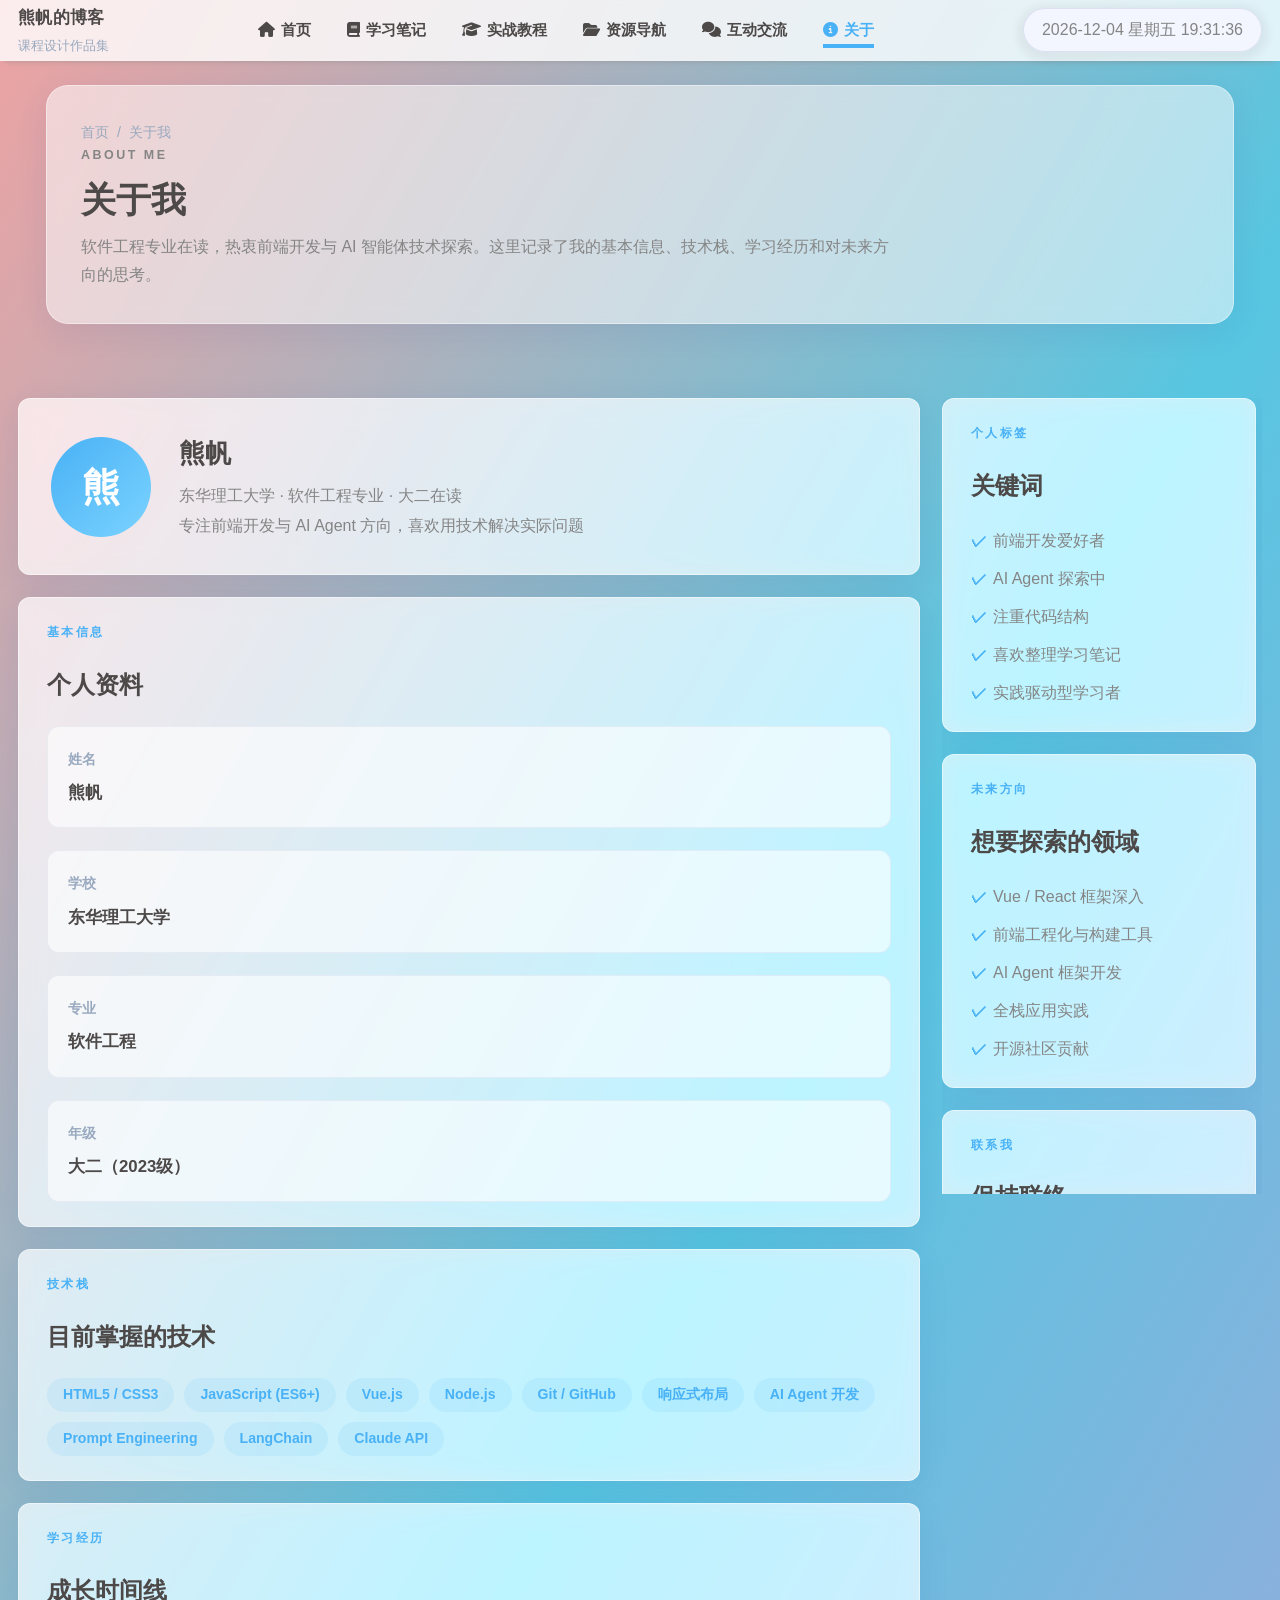
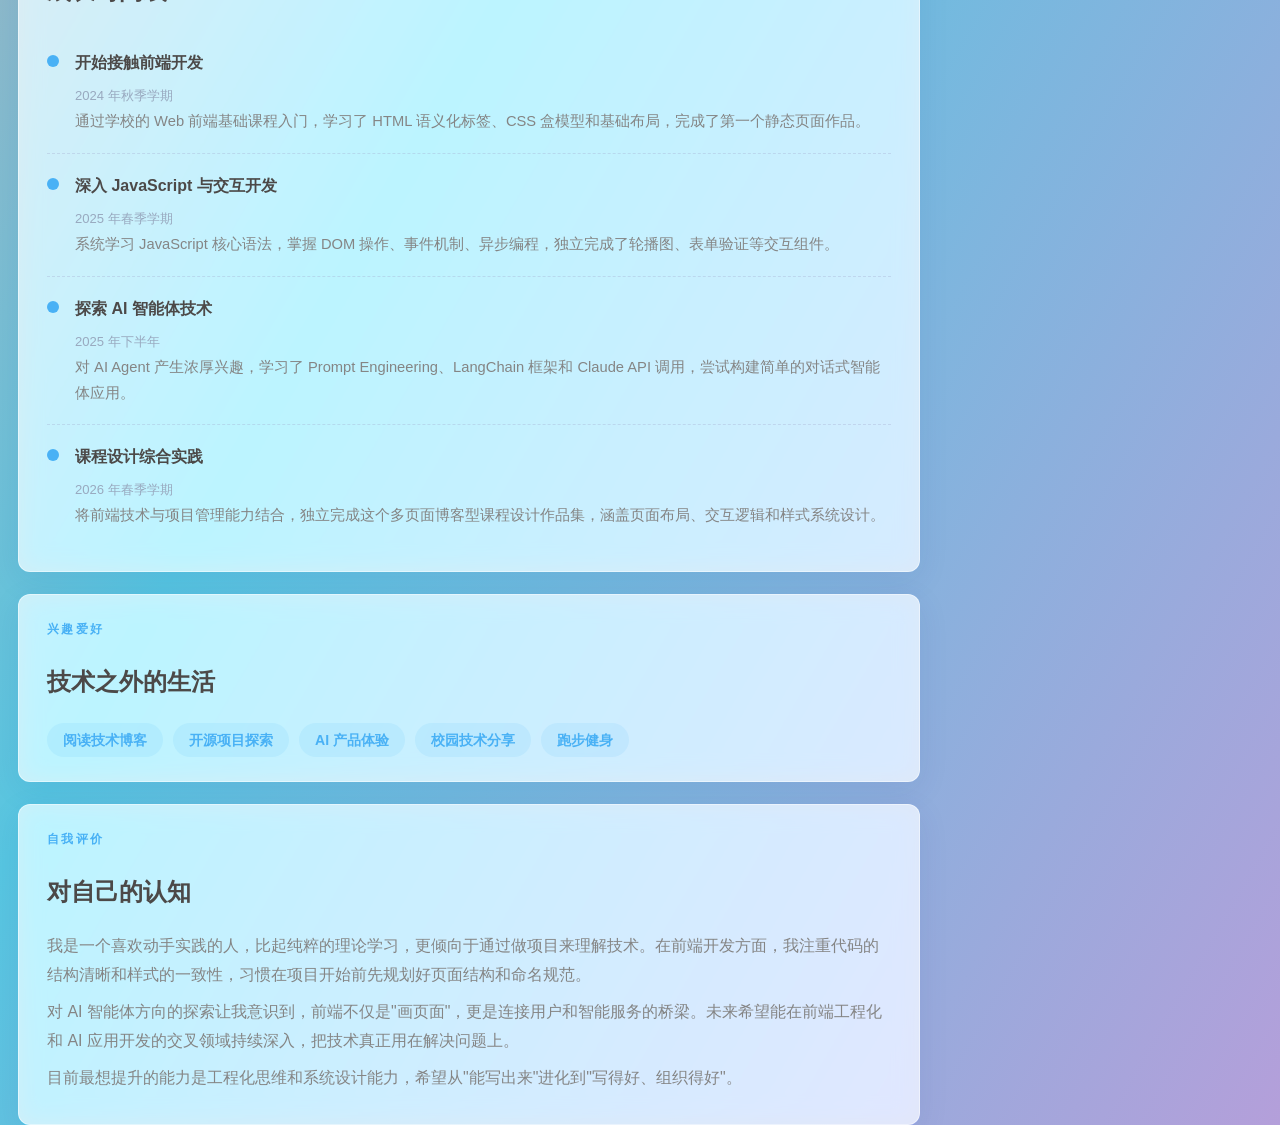
<file: pages/profile/resume.html>
<!DOCTYPE html>
<html lang="zh-CN">
<head>
  <meta charset="UTF-8">
  <meta name="viewport" content="width=device-width, initial-scale=1.0">
  <title>关于我 | 熊帆的博客</title>
  <link rel="stylesheet" href="../../styles.css">
  <link rel="stylesheet" href="https://cdnjs.cloudflare.com/ajax/libs/font-awesome/6.5.1/css/all.min.css">
</head>
<body data-page="resume" data-root="../..">
  <header class="site-header">
    <div class="shell site-header-inner">
      <a class="brand" href="../../index.html" aria-label="返回首页">
        <span class="brand-mark">X</span>
        <span class="brand-copy">
          <strong>熊帆的博客</strong>
          <small>课程设计作品集</small>
        </span>
      </a>
      <nav class="site-nav" aria-label="主导航">
        <ul class="menu-list">
          <li><a class="menu-link" href="../../index.html" data-nav-page="home"><i class="fas fa-home"></i> 首页</a></li>
          <li><a class="menu-link" href="../../pages/articles/index.html" data-nav-page="articles"><i class="fas fa-book"></i> 学习笔记</a></li>
          <li><a class="menu-link" href="../../pages/projects/index.html" data-nav-page="projects"><i class="fas fa-graduation-cap"></i> 实战教程</a></li>
          <li><a class="menu-link" href="../../pages/resources/links.html" data-nav-page="resources"><i class="fas fa-folder-open"></i> 资源导航</a></li>
          <li><a class="menu-link" href="../../pages/about/contact.html" data-nav-page="contact"><i class="fas fa-comments"></i> 互动交流</a></li>
          <li><a class="menu-link" href="../../pages/profile/resume.html" data-nav-page="resume"><i class="fas fa-info-circle"></i> 关于</a></li>
        </ul>
      </nav>
      <div class="clock-panel" id="siteClock" aria-live="polite">正在加载时间...</div>
    </div>
  </header>

  <main>
    <section class="page-hero shell">
      <div class="panel hero-glass">
        <div class="breadcrumbs"><a href="../../index.html">首页</a><span>/</span><span>关于我</span></div>
        <p class="eyebrow">About Me</p>
        <h1>关于我</h1>
        <p class="hero-summary">软件工程专业在读，热衷前端开发与 AI 智能体技术探索。这里记录了我的基本信息、技术栈、学习经历和对未来方向的思考。</p>
      </div>
    </section>

    <div class="shell page-layout">
      <div class="content-stack">
        <!-- 个人资料卡 -->
        <section class="panel">
          <div class="profile-banner">
            <div class="profile-avatar">熊</div>
            <div class="profile-detail">
              <h2>熊帆</h2>
              <p>东华理工大学 · 软件工程专业 · 大二在读</p>
              <p>专注前端开发与 AI Agent 方向，喜欢用技术解决实际问题</p>
            </div>
          </div>
        </section>

        <!-- 基本信息 -->
        <section class="panel content-card">
          <p class="section-kicker">基本信息</p>
          <h2>个人资料</h2>
          <div class="summary-grid">
            <article class="summary-card"><h3>姓名</h3><p>熊帆</p></article>
            <article class="summary-card"><h3>学校</h3><p>东华理工大学</p></article>
            <article class="summary-card"><h3>专业</h3><p>软件工程</p></article>
            <article class="summary-card"><h3>年级</h3><p>大二（2023级）</p></article>
          </div>
        </section>

        <!-- 技术栈 -->
        <section class="panel content-card">
          <p class="section-kicker">技术栈</p>
          <h2>目前掌握的技术</h2>
          <div class="badge-grid">
            <span class="badge">HTML5 / CSS3</span>
            <span class="badge">JavaScript (ES6+)</span>
            <span class="badge">Vue.js</span>
            <span class="badge">Node.js</span>
            <span class="badge">Git / GitHub</span>
            <span class="badge">响应式布局</span>
            <span class="badge">AI Agent 开发</span>
            <span class="badge">Prompt Engineering</span>
            <span class="badge">LangChain</span>
            <span class="badge">Claude API</span>
          </div>
        </section>

        <!-- 学习经历 -->
        <section class="panel content-card">
          <p class="section-kicker">学习经历</p>
          <h2>成长时间线</h2>
          <div>
            <div class="timeline-entry">
              <div class="timeline-dot"></div>
              <div class="timeline-body">
                <h3>开始接触前端开发</h3>
                <time>2024 年秋季学期</time>
                <p>通过学校的 Web 前端基础课程入门，学习了 HTML 语义化标签、CSS 盒模型和基础布局，完成了第一个静态页面作品。</p>
              </div>
            </div>
            <div class="timeline-entry">
              <div class="timeline-dot"></div>
              <div class="timeline-body">
                <h3>深入 JavaScript 与交互开发</h3>
                <time>2025 年春季学期</time>
                <p>系统学习 JavaScript 核心语法，掌握 DOM 操作、事件机制、异步编程，独立完成了轮播图、表单验证等交互组件。</p>
              </div>
            </div>
            <div class="timeline-entry">
              <div class="timeline-dot"></div>
              <div class="timeline-body">
                <h3>探索 AI 智能体技术</h3>
                <time>2025 年下半年</time>
                <p>对 AI Agent 产生浓厚兴趣，学习了 Prompt Engineering、LangChain 框架和 Claude API 调用，尝试构建简单的对话式智能体应用。</p>
              </div>
            </div>
            <div class="timeline-entry">
              <div class="timeline-dot"></div>
              <div class="timeline-body">
                <h3>课程设计综合实践</h3>
                <time>2026 年春季学期</time>
                <p>将前端技术与项目管理能力结合，独立完成这个多页面博客型课程设计作品集，涵盖页面布局、交互逻辑和样式系统设计。</p>
              </div>
            </div>
          </div>
        </section>

        <!-- 兴趣爱好 -->
        <section class="panel content-card">
          <p class="section-kicker">兴趣爱好</p>
          <h2>技术之外的生活</h2>
          <div class="badge-grid">
            <span class="badge">阅读技术博客</span>
            <span class="badge">开源项目探索</span>
            <span class="badge">AI 产品体验</span>
            <span class="badge">校园技术分享</span>
            <span class="badge">跑步健身</span>
          </div>
        </section>

        <!-- 自我评价 -->
        <section class="panel content-card">
          <p class="section-kicker">自我评价</p>
          <h2>对自己的认知</h2>
          <div class="prose">
            <p>我是一个喜欢动手实践的人，比起纯粹的理论学习，更倾向于通过做项目来理解技术。在前端开发方面，我注重代码的结构清晰和样式的一致性，习惯在项目开始前先规划好页面结构和命名规范。</p>
            <p>对 AI 智能体方向的探索让我意识到，前端不仅是"画页面"，更是连接用户和智能服务的桥梁。未来希望能在前端工程化和 AI 应用开发的交叉领域持续深入，把技术真正用在解决问题上。</p>
            <p>目前最想提升的能力是工程化思维和系统设计能力，希望从"能写出来"进化到"写得好、组织得好"。</p>
          </div>
        </section>
      </div>

      <aside class="side-column">
        <div class="side-sticky-stack">
          <section class="panel toc-card">
            <p class="section-kicker">个人标签</p>
            <h2>关键词</h2>
            <ul class="check-list">
              <li>前端开发爱好者</li>
              <li>AI Agent 探索中</li>
              <li>注重代码结构</li>
              <li>喜欢整理学习笔记</li>
              <li>实践驱动型学习者</li>
            </ul>
          </section>

          <section class="panel toc-card">
            <p class="section-kicker">未来方向</p>
            <h2>想要探索的领域</h2>
            <ul class="check-list">
              <li>Vue / React 框架深入</li>
              <li>前端工程化与构建工具</li>
              <li>AI Agent 框架开发</li>
              <li>全栈应用实践</li>
              <li>开源社区贡献</li>
            </ul>
          </section>

          <section class="panel toc-card">
            <p class="section-kicker">联系我</p>
            <h2>保持联络</h2>
            <ul class="check-list">
              <li>邮箱：xiongfan@ecut.edu.cn</li>
              <li>GitHub：github.com/xiongfan</li>
              <li>学校：东华理工大学</li>
            </ul>
          </section>
        </div>
      </aside>
    </div>
  </main>

  <button class="back-to-top" id="backToTop" type="button" aria-label="返回顶部">
    <i class="fas fa-arrow-up"></i>
  </button>
  <script src="../../script.js" defer></script>
</body>
</html>
</file>
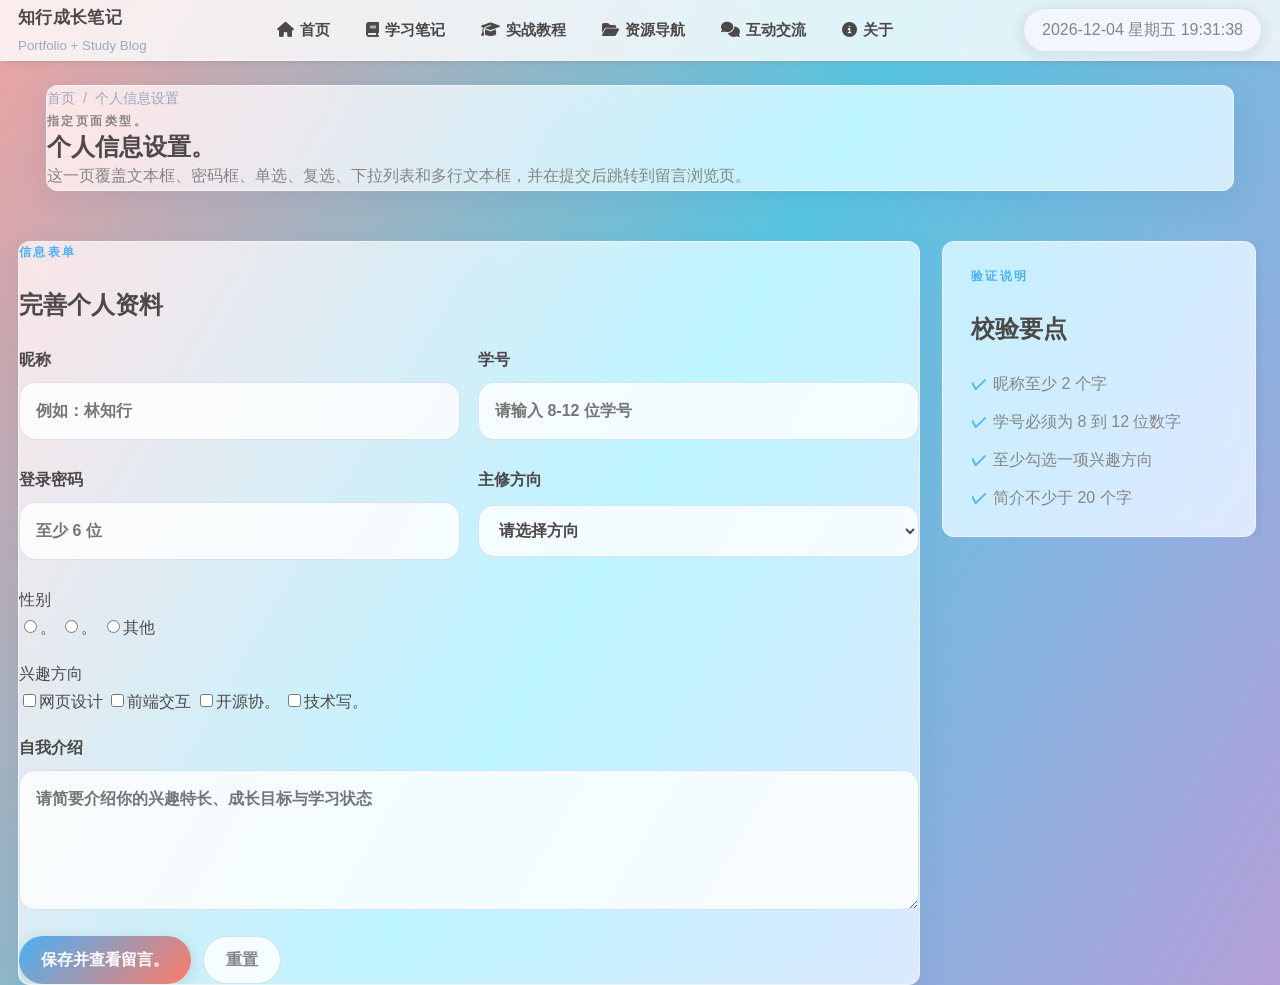
<file: pages/profile/settings.html>
<!DOCTYPE html>
<html lang="zh-CN">
<head>
  <meta charset="UTF-8">
  <meta name="viewport" content="width=device-width, initial-scale=1.0">
  <title>个人信息设置 | 知行成长笔记</title>
  <link rel="stylesheet" href="../../styles.css">
  <link rel="stylesheet" href="https://cdnjs.cloudflare.com/ajax/libs/font-awesome/6.5.1/css/all.min.css">
</head>
<body data-page="settings" data-root="../..">
  <header class="site-header">
    <div class="shell site-header-inner">
      <a class="brand" href="../../index.html" aria-label="返回首页">
        <span class="brand-mark">。</span>
        <span class="brand-copy"><strong>知行成长笔记</strong><small>Portfolio + Study Blog</small></span>
      </a>
      <nav class="site-nav" aria-label="主导航">
        <ul class="menu-list">
          <li><a class="menu-link" href="../../index.html" data-nav-page="home"><i class="fas fa-home"></i> 首页</a></li>
          <li><a class="menu-link" href="../../pages/articles/index.html" data-nav-page="articles"><i class="fas fa-book"></i> 学习笔记</a></li>
          <li><a class="menu-link" href="../../pages/projects/index.html" data-nav-page="projects"><i class="fas fa-graduation-cap"></i> 实战教程</a></li>
          <li><a class="menu-link" href="../../pages/resources/links.html" data-nav-page="resources"><i class="fas fa-folder-open"></i> 资源导航</a></li>
          <li><a class="menu-link" href="../../pages/about/contact.html" data-nav-page="contact"><i class="fas fa-comments"></i> 互动交流</a></li>
          <li><a class="menu-link" href="../../pages/profile/resume.html" data-nav-page="resume"><i class="fas fa-info-circle"></i> 关于</a></li>
        </ul>
      </nav>
      <div class="clock-panel" id="siteClock" aria-live="polite">正在加载时间...</div>
    </div>
  </header>

  <main>
    <section class="page-hero shell">
      <div class="panel">
        <div class="breadcrumbs"><a href="../../index.html">首页</a><span>/</span><span>个人信息设置</span></div>
        <p class="eyebrow">指定页面类型。</p>
        <h1>个人信息设置。</h1>
        <p class="hero-summary">这一页覆盖文本框、密码框、单选、复选、下拉列表和多行文本框，并在提交后跳转到留言浏览页。</p>
      </div>
    </section>

    <div class="shell page-layout">
      <section class="panel form-card">
        <p class="section-kicker">信息表单</p>
        <h2>完善个人资料</h2>
        <form data-form-type="settings">
          <div class="field-grid">
            <label class="field">昵称
              <input type="text" name="nickname" placeholder="例如：林知行">
              <span class="field-error" data-error-for="nickname"></span>
            </label>
            <label class="field">学号
              <input type="text" name="studentId" placeholder="请输入 8-12 位学号">
              <span class="field-error" data-error-for="studentId"></span>
            </label>
          </div>

          <div class="field-grid">
            <label class="field">登录密码
              <input type="password" name="password" placeholder="至少 6 位">
              <span class="field-error" data-error-for="password"></span>
            </label>
            <label class="field">主修方向
              <select name="major">
                <option value="">请选择方向</option>
                <option value="前端开发">前端开。</option>
                <option value="软件工程">软件工程</option>
                <option value="网络工程">网络工程</option>
              </select>
              <span class="field-error" data-error-for="major"></span>
            </label>
          </div>

          <div class="field-group">
            <span>性别</span>
            <div class="option-list">
              <label class="option-item"><input type="radio" name="gender" value="男">。</label>
              <label class="option-item"><input type="radio" name="gender" value="男">。</label>
              <label class="option-item"><input type="radio" name="gender" value="其他">其他</label>
            </div>
            <span class="field-error" data-error-for="gender"></span>
          </div>

          <div class="field-group">
            <span>兴趣方向</span>
            <div class="option-list">
              <label class="option-item"><input type="checkbox" name="interests" value="网页设计">网页设计</label>
              <label class="option-item"><input type="checkbox" name="interests" value="前端交互">前端交互</label>
              <label class="option-item"><input type="checkbox" name="interests" value="开源协作">开源协。</label>
              <label class="option-item"><input type="checkbox" name="interests" value="技术写作">技术写。</label>
            </div>
            <span class="field-error" data-error-for="interests"></span>
          </div>

          <label class="field">自我介绍
            <textarea name="bio" placeholder="请简要介绍你的兴趣特长、成长目标与学习状态"></textarea>
            <span class="field-error" data-error-for="bio"></span>
          </label>

          <div class="form-actions">
            <button class="button button-primary" type="submit">保存并查看留言。</button>
            <button class="button button-secondary" type="reset">重置</button>
          </div>
        </form>
      </section>

      <aside class="side-column">
        <div class="side-sticky-stack">
          <section class="panel toc-card">
            <p class="section-kicker">验证说明</p>
            <h2>校验要点</h2>
            <ul class="check-list">
              <li>昵称至少 2 个字</li>
              <li>学号必须为 8 到 12 位数字</li>
              <li>至少勾选一项兴趣方向</li>
              <li>简介不少于 20 个字</li>
            </ul>
          </section>
        </div>
      </aside>
    </div>
  </main>

  <button class="back-to-top" id="backToTop" type="button" aria-label="返回顶部">
    <i class="fas fa-arrow-up"></i>
  </button>
  <script src="../../script.js" defer></script>
</body>
</html>
</file>
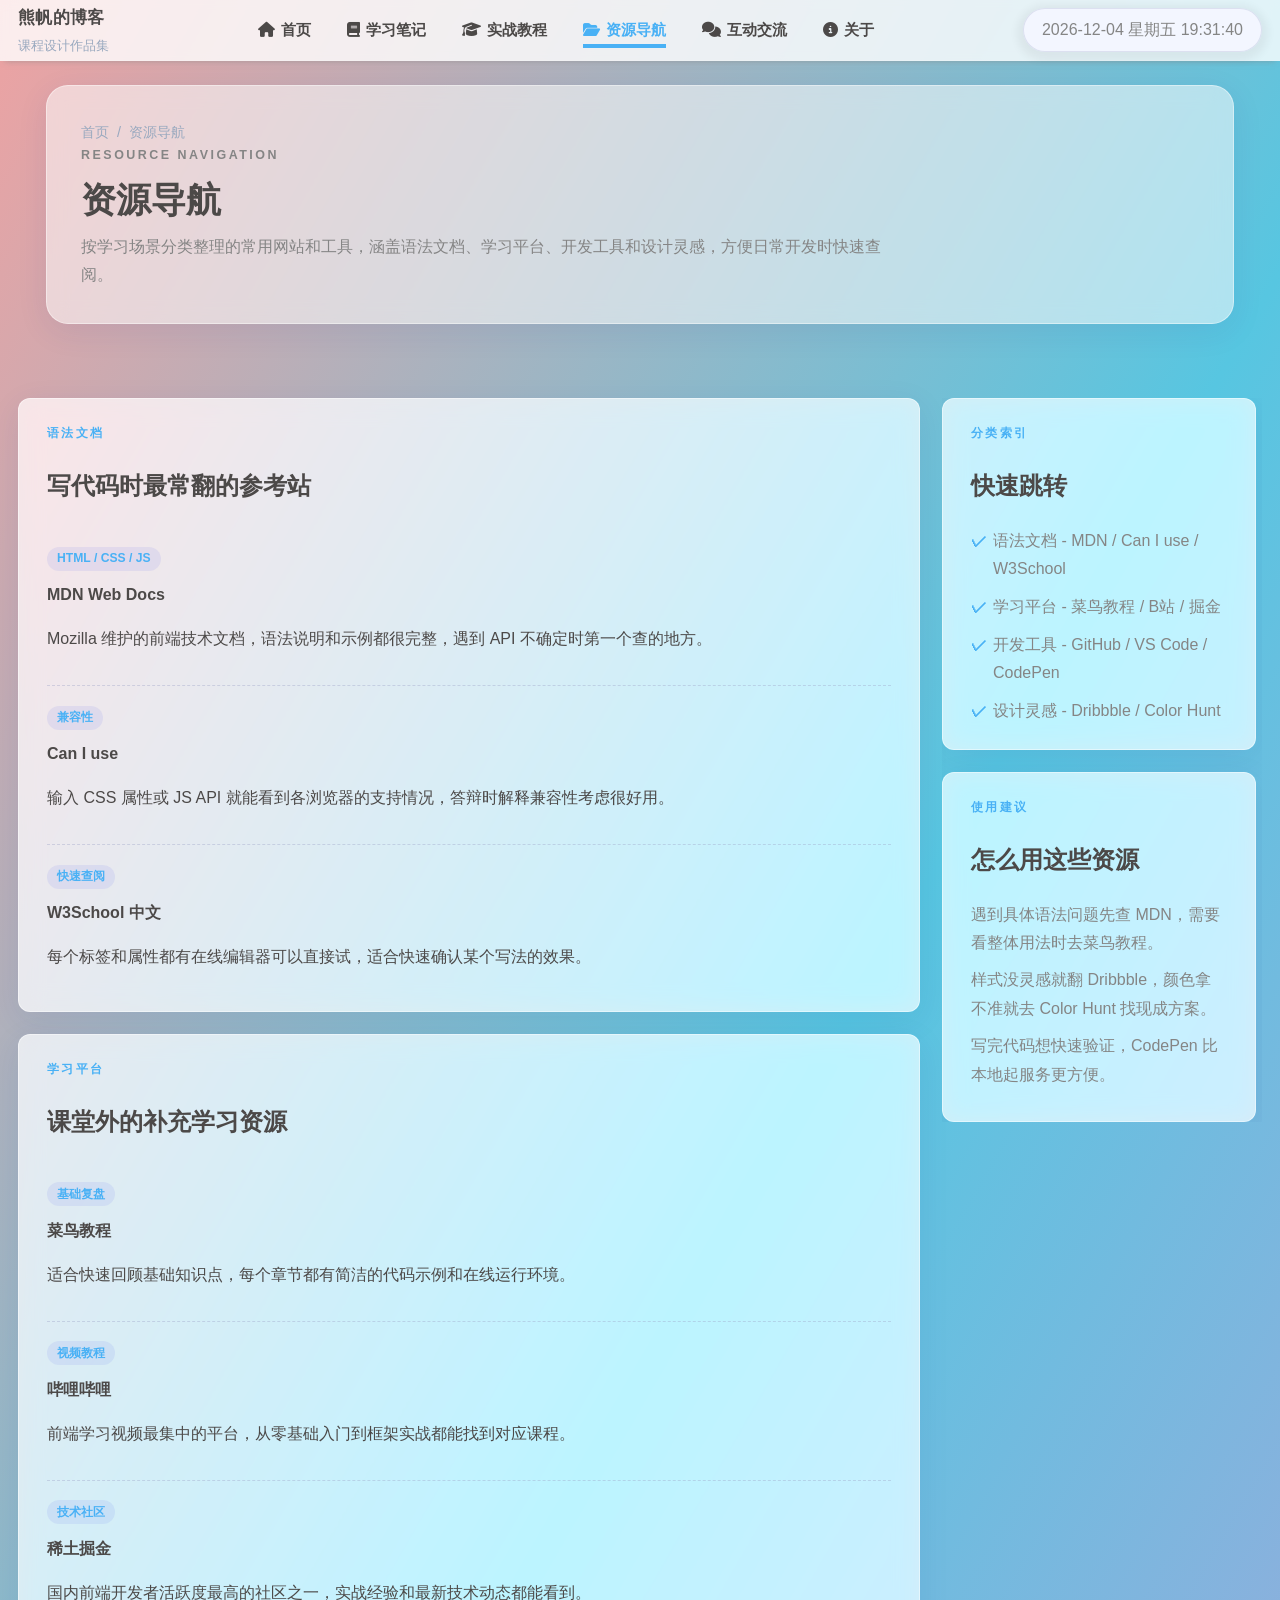
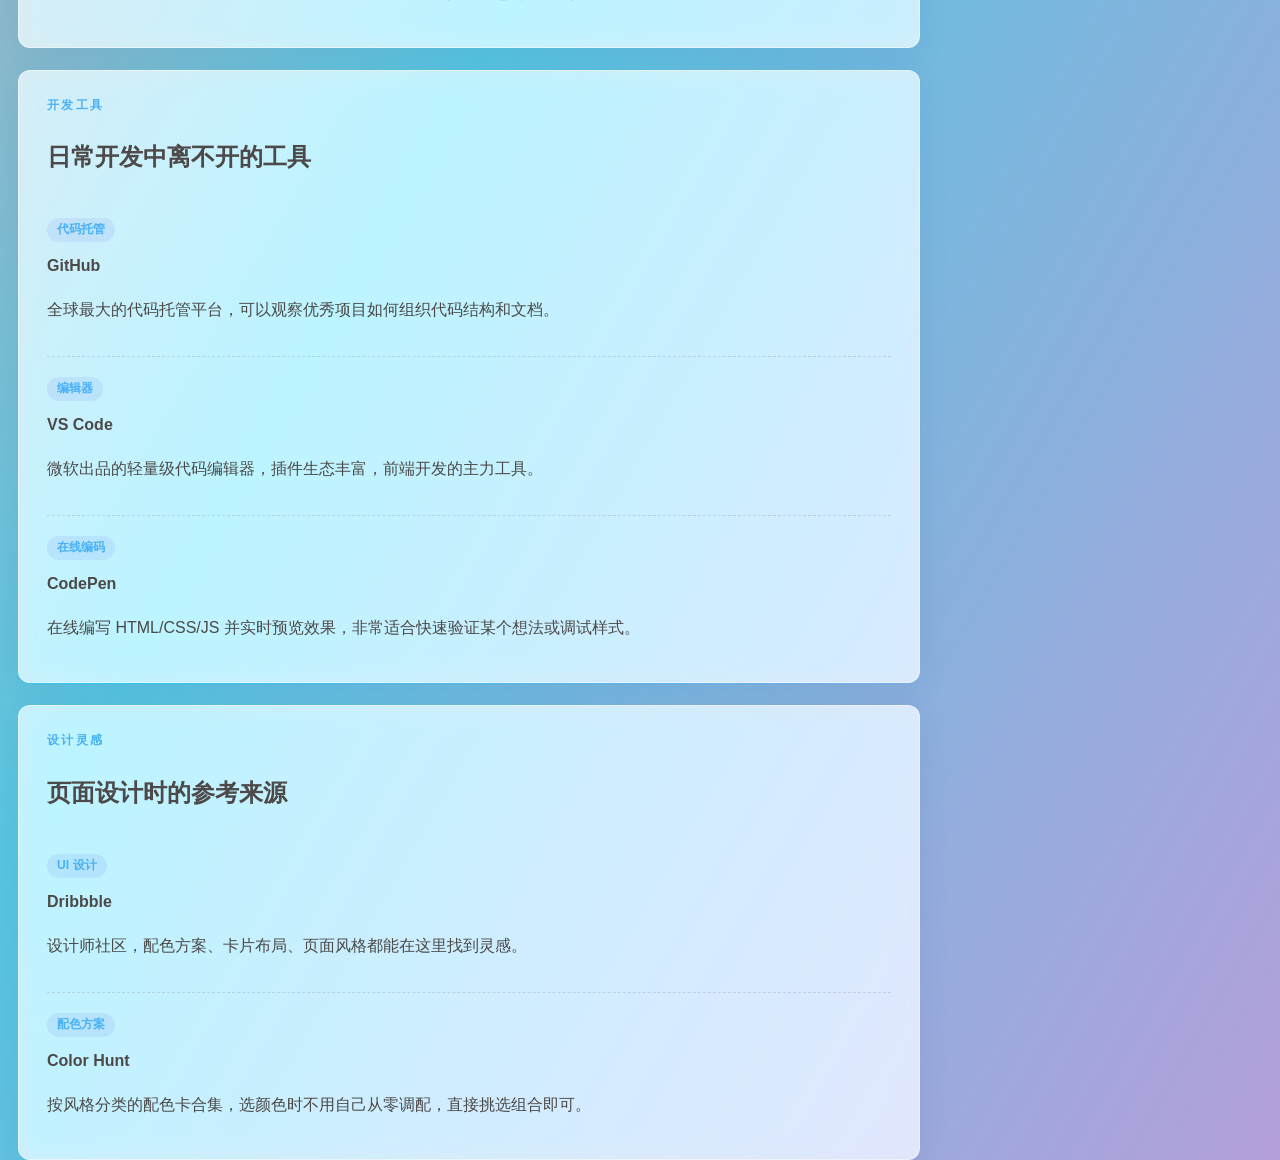
<file: pages/resources/links.html>
<!DOCTYPE html>
<html lang="zh-CN">
<head>
  <meta charset="UTF-8">
  <meta name="viewport" content="width=device-width, initial-scale=1.0">
  <title>资源导航 | 熊帆的博客</title>
  <link rel="stylesheet" href="../../styles.css">
  <link rel="stylesheet" href="https://cdnjs.cloudflare.com/ajax/libs/font-awesome/6.5.1/css/all.min.css">
</head>
<body data-page="resources" data-root="../..">
  <header class="site-header">
    <div class="shell site-header-inner">
      <a class="brand" href="../../index.html" aria-label="返回首页">
        <span class="brand-mark">X</span>
        <span class="brand-copy">
          <strong>熊帆的博客</strong>
          <small>课程设计作品集</small>
        </span>
      </a>
      <nav class="site-nav" aria-label="主导航">
        <ul class="menu-list">
          <li><a class="menu-link" href="../../index.html" data-nav-page="home"><i class="fas fa-home"></i> 首页</a></li>
          <li><a class="menu-link" href="../../pages/articles/index.html" data-nav-page="articles"><i class="fas fa-book"></i> 学习笔记</a></li>
          <li><a class="menu-link" href="../../pages/projects/index.html" data-nav-page="projects"><i class="fas fa-graduation-cap"></i> 实战教程</a></li>
          <li><a class="menu-link" href="../../pages/resources/links.html" data-nav-page="resources"><i class="fas fa-folder-open"></i> 资源导航</a></li>
          <li><a class="menu-link" href="../../pages/about/contact.html" data-nav-page="contact"><i class="fas fa-comments"></i> 互动交流</a></li>
          <li><a class="menu-link" href="../../pages/profile/resume.html" data-nav-page="resume"><i class="fas fa-info-circle"></i> 关于</a></li>
        </ul>
      </nav>
      <div class="clock-panel" id="siteClock" aria-live="polite">正在加载时间...</div>
    </div>
  </header>

  <main>
    <section class="page-hero shell">
      <div class="panel hero-glass">
        <div class="breadcrumbs"><a href="../../index.html">首页</a><span>/</span><span>资源导航</span></div>
        <p class="eyebrow">Resource Navigation</p>
        <h1>资源导航</h1>
        <p class="hero-summary">按学习场景分类整理的常用网站和工具，涵盖语法文档、学习平台、开发工具和设计灵感，方便日常开发时快速查阅。</p>
      </div>
    </section>

    <div class="shell page-layout">
      <div class="content-stack">
        <!-- 语法文档 -->
        <section class="panel link-card">
          <p class="section-kicker">语法文档</p>
          <h2>写代码时最常翻的参考站</h2>
          <div class="links-group">
            <a class="friend-link" href="https://developer.mozilla.org/zh-CN/" target="_blank" rel="noreferrer noopener">
              <span>HTML / CSS / JS</span>
              <strong>MDN Web Docs</strong>
              <p>Mozilla 维护的前端技术文档，语法说明和示例都很完整，遇到 API 不确定时第一个查的地方。</p>
            </a>
            <a class="friend-link" href="https://caniuse.com/" target="_blank" rel="noreferrer noopener">
              <span>兼容性</span>
              <strong>Can I use</strong>
              <p>输入 CSS 属性或 JS API 就能看到各浏览器的支持情况，答辩时解释兼容性考虑很好用。</p>
            </a>
            <a class="friend-link" href="https://www.w3school.com.cn/" target="_blank" rel="noreferrer noopener">
              <span>快速查阅</span>
              <strong>W3School 中文</strong>
              <p>每个标签和属性都有在线编辑器可以直接试，适合快速确认某个写法的效果。</p>
            </a>
          </div>
        </section>

        <!-- 学习平台 -->
        <section class="panel link-card">
          <p class="section-kicker">学习平台</p>
          <h2>课堂外的补充学习资源</h2>
          <div class="links-group">
            <a class="friend-link" href="https://www.runoob.com/" target="_blank" rel="noreferrer noopener">
              <span>基础复盘</span>
              <strong>菜鸟教程</strong>
              <p>适合快速回顾基础知识点，每个章节都有简洁的代码示例和在线运行环境。</p>
            </a>
            <a class="friend-link" href="https://www.bilibili.com/" target="_blank" rel="noreferrer noopener">
              <span>视频教程</span>
              <strong>哔哩哔哩</strong>
              <p>前端学习视频最集中的平台，从零基础入门到框架实战都能找到对应课程。</p>
            </a>
            <a class="friend-link" href="https://juejin.cn/" target="_blank" rel="noreferrer noopener">
              <span>技术社区</span>
              <strong>稀土掘金</strong>
              <p>国内前端开发者活跃度最高的社区之一，实战经验和最新技术动态都能看到。</p>
            </a>
          </div>
        </section>

        <!-- 开发工具 -->
        <section class="panel link-card">
          <p class="section-kicker">开发工具</p>
          <h2>日常开发中离不开的工具</h2>
          <div class="links-group">
            <a class="friend-link" href="https://github.com/explore" target="_blank" rel="noreferrer noopener">
              <span>代码托管</span>
              <strong>GitHub</strong>
              <p>全球最大的代码托管平台，可以观察优秀项目如何组织代码结构和文档。</p>
            </a>
            <a class="friend-link" href="https://code.visualstudio.com/" target="_blank" rel="noreferrer noopener">
              <span>编辑器</span>
              <strong>VS Code</strong>
              <p>微软出品的轻量级代码编辑器，插件生态丰富，前端开发的主力工具。</p>
            </a>
            <a class="friend-link" href="https://codepen.io/" target="_blank" rel="noreferrer noopener">
              <span>在线编码</span>
              <strong>CodePen</strong>
              <p>在线编写 HTML/CSS/JS 并实时预览效果，非常适合快速验证某个想法或调试样式。</p>
            </a>
          </div>
        </section>

        <!-- 设计灵感 -->
        <section class="panel link-card">
          <p class="section-kicker">设计灵感</p>
          <h2>页面设计时的参考来源</h2>
          <div class="links-group">
            <a class="friend-link" href="https://dribbble.com/" target="_blank" rel="noreferrer noopener">
              <span>UI 设计</span>
              <strong>Dribbble</strong>
              <p>设计师社区，配色方案、卡片布局、页面风格都能在这里找到灵感。</p>
            </a>
            <a class="friend-link" href="https://colorhunt.co/" target="_blank" rel="noreferrer noopener">
              <span>配色方案</span>
              <strong>Color Hunt</strong>
              <p>按风格分类的配色卡合集，选颜色时不用自己从零调配，直接挑选组合即可。</p>
            </a>
          </div>
        </section>
      </div>

      <aside class="side-column">
        <div class="side-sticky-stack">
          <section class="panel toc-card">
            <p class="section-kicker">分类索引</p>
            <h2>快速跳转</h2>
            <ul class="check-list">
              <li>语法文档 - MDN / Can I use / W3School</li>
              <li>学习平台 - 菜鸟教程 / B站 / 掘金</li>
              <li>开发工具 - GitHub / VS Code / CodePen</li>
              <li>设计灵感 - Dribbble / Color Hunt</li>
            </ul>
          </section>

          <section class="panel toc-card">
            <p class="section-kicker">使用建议</p>
            <h2>怎么用这些资源</h2>
            <div class="prose">
              <p>遇到具体语法问题先查 MDN，需要看整体用法时去菜鸟教程。</p>
              <p>样式没灵感就翻 Dribbble，颜色拿不准就去 Color Hunt 找现成方案。</p>
              <p>写完代码想快速验证，CodePen 比本地起服务更方便。</p>
            </div>
          </section>
        </div>
      </aside>
    </div>
  </main>

  <button class="back-to-top" id="backToTop" type="button" aria-label="返回顶部">
    <i class="fas fa-arrow-up"></i>
  </button>
  <script src="../../script.js" defer></script>
</body>
</html>
</file>
<file: styles.css>
/*
 * styles.css — 知行成长笔记 全站样式
 * ==================================
 * 设计方向：简约文艺清新风，毛玻璃卡片 + 三色渐变背景
 * 布局策略：CSS Grid 主框架 + Flexbox 局部排版
 * 响应范围：桌面端为主，>780px / >960px / >1100px 三档适配
 */

/* ================================================================
   1. 设计变量（Design Tokens）
   集中管理颜色、阴影、尺寸，方便全局调整
   ================================================================ */
:root {
  --bg-gradient-start: #eea2a2;      /* 珊瑚粉 */
  --bg-gradient-cyan: #57c6e1;      /* 天蓝色 */
  --bg-gradient-lavender: #b49fda;  /* 薰衣草紫 */
  --surface: #ffffff;
  --text-main: #4c4948;             /* 主文字：深灰 */
  --text-soft: #858585;             /* 次要文字 */
  --text-muted: #99a9bf;            /* 占位/提示 */
  --accent: #49b1f5;                /* 主强调色：天空蓝 */
  --accent-gold: #ff7242;           /* 次强调色：橙金 */
  --shadow: 0 3px 8px 6px rgba(7,17,27,0.05);
  --shadow-hover: 0 3px 8px 6px rgba(7,17,27,0.09);
  --radius: 12px;                   /* 全站统一圆角 */
  --shell: min(1320px, calc(100vw - 36px));     /* 内容最大宽度 */
  --header-height: 60px;            /* 导航栏高度 */
}

/* ================================================================
   2. 全局重置
   ================================================================ */

* { box-sizing: border-box; }

html { scroll-behavior: smooth; overflow-x: clip; }

body {
  margin: 0;
  width: 100%;
  min-height: 100vh;
  font-family: "Segoe UI", "PingFang SC", "Microsoft YaHei", sans-serif;
  color: var(--text-main);
  background: linear-gradient(120deg, var(--bg-gradient-start), var(--bg-gradient-cyan), var(--bg-gradient-lavender));
  line-height: 1.75;
  overflow-x: clip;
}

a { color: inherit; text-decoration: none; }

button, input, select, textarea { font: inherit; }
img, svg { display: block; max-width: 100%; }

.sr-only {
  position: absolute; width: 1px; height: 1px; padding: 0; margin: -1px;
  overflow: hidden; clip: rect(0,0,0,0); white-space: nowrap; border: 0;
}

.shell { width: var(--shell); margin: 0 auto; }

/* ================================================================
   3. 背景 — 三色渐变 + 缓慢位移动画
   ================================================================ */
.bg-animated {
  position: fixed; inset: 0; z-index: -3; overflow: hidden; pointer-events: none;
  background: linear-gradient(110deg, var(--bg-gradient-start), var(--bg-gradient-cyan) 42%, var(--bg-gradient-lavender));
  background-size: 300% 300%;
  animation: gradientShift 15s ease-in-out infinite;
}

@keyframes gradientShift {
  0%   { background-position: 0% 50%; }
  50%  { background-position: 100% 50%; }
  100% { background-position: 0% 50%; }
}

/* ================================================================
   4. 顶部导航 — sticky 定位 + 毛玻璃背景
   导航链接激活态通过 ::after 伪元素下划线实现
   ================================================================ */
.site-header {
  position: sticky; top: 0; z-index: 20;
  background: rgba(255,255,255,0.8);
  border-bottom: 1px solid rgba(255,255,255,0.1);
  box-shadow: 0 5px 6px -5px rgba(133,133,133,0.6);
  backdrop-filter: blur(5px);
}

.site-header-inner {
  min-height: var(--header-height);
  display: flex; justify-content: space-between; align-items: center;
}

.brand { display: inline-flex; align-items: center; gap: 14px; }
.brand-mark { display: none; }
.brand-copy { display: grid; gap: 2px; }
.brand-copy strong { font-size: 1.05rem; letter-spacing: 0.02em; }
.brand-copy small { color: var(--text-muted); }

.site-nav { justify-self: center; }
.menu-list {
  display: inline-flex; align-items: center; gap: 8px;
  list-style: none; margin: 0; padding: 0;
}

.menu-link, .menu-button {
  position: relative; display: inline-flex; align-items: center; gap: 6px;
  min-height: var(--header-height); padding: 0 14px;
  border: 0; background: transparent; color: var(--text-main);
  font-weight: 600; font-size: 0.95rem; cursor: pointer;
}
.menu-link::after, .menu-button::after {
  content: ""; position: absolute; left: 14px; right: 14px; bottom: 12px;
  height: 4px; background: transparent; transition: background-color 0.2s;
}
.menu-link:hover, .menu-button:hover,
.menu-link.is-active, .menu-link[aria-current="page"] { color: var(--accent); }
.menu-link:hover::after, .menu-button:hover::after,
.menu-link.is-active::after, .menu-link[aria-current="page"]::after { background: var(--accent); }

.clock-panel {
  min-height: 44px; display: inline-flex; align-items: center; justify-content: center;
  padding: 0 18px; border-radius: 999px;
  background: rgba(245,247,255,0.92); border: 1px solid rgba(175,182,213,0.35);
  color: var(--text-soft); box-shadow: var(--shadow); white-space: nowrap;
}

/* ================================================================
   5. 通用面板 — 毛玻璃卡片（Glassmorphism）
   半透明背景 + backdrop-filter 模糊 + box-shadow 层次感
   ================================================================ */
.home-main, .page-main { padding: 30px 0 48px; }

.home-stage, .page-layout,
.summary-grid, .card-grid, .form-grid, .article-list {
  display: grid; gap: 22px;
}

.home-stage {
  grid-template-columns: minmax(0,1fr) minmax(330px,360px);
  margin-top: 22px;
}

.main-column, .side-column { display: grid; gap: 22px; }
.main-column { align-self: start; }
.side-column { min-width: 0; }

.side-sticky-stack {
  position: sticky; top: calc(var(--header-height) + 22px);
  align-self: start; display: grid; gap: 22px;
  max-height: calc(100vh - var(--header-height) - 44px);
  overflow-y: auto; padding-right: 6px; scrollbar-width: none;
}
.side-sticky-stack::-webkit-scrollbar,
.sidebar-tab-panel::-webkit-scrollbar { width: 0; display: none; }

.panel {
  background: rgba(255,255,255,0.72);
  backdrop-filter: blur(12px) saturate(180%);
  -webkit-backdrop-filter: blur(12px) saturate(180%);
  border: 1px solid rgba(255,255,255,0.45);
  box-shadow: 0 8px 32px 0 rgba(31,38,135,0.08);
  border-radius: var(--radius);
  overflow: hidden; transition: all 0.3s ease;
}
.panel:hover {
  transform: translateY(-4px);
  box-shadow: 0 12px 40px 0 rgba(31,38,135,0.15);
  background: rgba(255,255,255,0.8);
}

/* ================================================================
   7. 板块标题 — 带 kicker/eyebrow 小标签的区域头部
   ================================================================ */
.board-heading, .section-header {
  display: flex; align-items: end; justify-content: space-between;
  gap: 16px; padding: 24px 28px 0;
}
.section-kicker, .eyebrow {
  margin: 0 0 4px; color: var(--accent);
  font-size: 0.78rem; font-weight: 800; letter-spacing: 0.2em; text-transform: uppercase;
}
.board-heading h2, .section-header h2, .page-hero h1, .article-reader-header h1 {
  margin: 0; line-height: 1.2;
}
.text-link { color: var(--accent); font-weight: 700; }

/* ================================================================
   6. 学习动态卡片 — 首页 note-grid 区域
   ================================================================ */
.note-grid {
  display: grid; grid-template-columns: repeat(3,1fr); gap: 25px; padding: 24px 28px 28px;
}
.note-card {
  min-height: 170px; padding: 18px; border-radius: 8px; box-shadow: var(--shadow);
}
.note-card h3 { margin: 10px 0; font-size: 1.06rem; line-height: 1.45; }
.note-card p { margin: 0; color: var(--text-soft); font-size: 0.94rem; }
.note-tag {
  display: inline-flex; align-items: center; height: 30px; padding: 0 12px;
  border-radius: 999px; background: rgba(255,255,255,0.74);
  font-size: 0.78rem; font-weight: 700;
}
.note-card-mint  { background: linear-gradient(180deg, rgba(197,255,241,0.9), rgba(230,248,247,0.92)); }
.note-card-lemon { background: linear-gradient(180deg, rgba(255,241,172,0.92), rgba(255,248,221,0.94)); }
.note-card-ice   { background: linear-gradient(180deg, rgba(191,227,255,0.92), rgba(231,246,255,0.96)); }
.note-card-rose  { background: linear-gradient(180deg, rgba(255,204,208,0.92), rgba(255,235,238,0.96)); }

/* ================================================================
   8. 首页 — 作者侧边栏卡片（头像/统计/社交链接）
   ================================================================ */
.profile-hero-card {
  padding: 0; border-radius: var(--radius); overflow: hidden; text-align: center;
}
.home-stage .profile-hero-card { position: relative; top: auto; }

.author-cover { height: 120px; overflow: hidden; }
.author-cover img { width: 100%; height: 100%; object-fit: cover; transition: transform 0.5s; }
.profile-hero-card:hover .author-cover img { transform: scale(1.1); }

.avatar-hero {
  display: grid; place-items: center;
  margin-top: -35px; margin-bottom: 5px;
  position: relative; z-index: 1;
}
.avatar-art {
  width: 70px; height: 70px; border-radius: 50%; padding: 2px;
  background: #fff; box-shadow: 0 0 10px rgba(0,0,0,0.1); transition: transform 0.5s;
}
.avatar-art:hover { transform: rotate(360deg); }

.profile-hero-card h2 { font-size: 1.2rem; margin: 5px 0 0; }
.profile-hero-card p { font-size: 0.85rem; margin: 5px 0 15px; color: var(--text-soft); }

.profile-hero-stats {
  display: flex; justify-content: space-around; padding: 0 15px; margin: 10px 0;
}
.profile-hero-stats div { display: flex; flex-direction: column; }
.profile-hero-stats strong { display: block; font-size: 1.1rem; color: var(--text-main); }
.profile-hero-stats span { font-size: 0.85rem; color: var(--text-main); margin-bottom: 2px; }

.profile-hero-links {
  margin-top: 0; padding: 15px; gap: 15px;
  display: flex; justify-content: center;
  border-top: 1px dashed rgba(0,0,0,0.1);
}
.profile-hero-links a {
  width: 32px; height: 32px; border-radius: 50%;
  display: flex; align-items: center; justify-content: center;
  color: #fff; font-size: 1rem; transition: transform 0.3s;
}
.profile-hero-links a:hover { transform: scale(1.1); }

/* ================================================================
   9. 首页 Hero 轮播 — 自动/手动切换，absolute 定位幻灯片
   ================================================================ */
.feature-panel { padding-bottom: 18px; }
.feature-heading { padding-bottom: 4px; }
.hero-carousel { padding: 18px 24px 0; }
.carousel-track { position: relative; min-height: 520px; }

.carousel-slide {
  position: absolute; inset: 0; display: grid; grid-template-rows: 320px auto;
  border-radius: 8px; overflow: hidden; background: var(--surface);
  box-shadow: var(--shadow); opacity: 0; visibility: hidden;
  transform: translateX(20px); transition: opacity 260ms ease, transform 260ms ease, visibility 260ms ease;
}
.carousel-slide.is-active { opacity: 1; visibility: visible; transform: translateX(0); }

.carousel-visual { padding: 24px; background: linear-gradient(135deg, rgba(248,247,255,0.98), rgba(227,242,255,0.95)); }
.visual-red   { background: linear-gradient(135deg, rgba(255,237,236,0.95), rgba(232,239,255,0.95)); }
.visual-blue  { background: linear-gradient(135deg, rgba(227,246,255,0.96), rgba(248,246,255,0.96)); }
.visual-green { background: linear-gradient(135deg, rgba(230,251,255,0.96), rgba(255,243,236,0.96)); }

.carousel-content { padding: 22px 26px 26px; }
.carousel-meta-row, .meta-row, .article-meta, .inline-meta {
  display: flex; flex-wrap: wrap; align-items: center; gap: 10px 16px;
  color: var(--text-muted); font-size: 0.9rem;
}
.carousel-content h2 { margin: 14px 0 10px; font-size: 1.55rem; }
.carousel-content p { margin: 0; color: var(--text-soft); }

.carousel-controls { display: flex; align-items: center; justify-content: flex-end; gap: 14px; padding: 20px 24px 0; }
.carousel-button, .dot, .chip { border: 0; }
.carousel-button {
  width: 42px; height: 42px; border-radius: 50%;
  background: rgba(255,255,255,0.88); color: var(--accent);
  font-size: 1.4rem; cursor: pointer; box-shadow: var(--shadow);
}
.carousel-dots { display: flex; gap: 8px; }
.dot { width: 10px; height: 10px; border-radius: 999px; background: rgba(116,125,176,0.25); cursor: pointer; }
.dot.is-active { width: 28px; background: var(--accent); }

/* ================================================================
   10. 文章列表 — 双栏卡片（封面 45% + 信息 55%），偶数行翻转
   ================================================================ */
.feed-panel { padding-bottom: 28px; }
.article-list { padding: 24px 28px 28px; }
.home-article-list { grid-template-columns: 1fr; }

.article-card {
  padding: 0; overflow: hidden; display: flex; height: 200px;
  background: rgba(255,255,255,0.68); border-radius: 8px;
  border: 1px solid rgba(170,177,212,0.22); box-shadow: var(--shadow);
  transition: all 0.3s;
}
.article-card:nth-child(even) { flex-direction: row-reverse; }
.article-card:hover { box-shadow: var(--shadow-hover); transform: translateY(-2px); }

.article-cover { width: 45%; height: 100%; overflow: hidden; }
.article-cover img { width: 100%; height: 100%; object-fit: cover; transition: transform 0.5s; }
.article-card:hover .article-cover img { transform: scale(1.1); }

.article-info {
  width: 55%; padding: 30px; display: flex; flex-direction: column; justify-content: center;
}
.article-info h3 { margin: 0 0 10px; font-size: 1.4rem; }
.article-info h3 a { transition: color 0.3s; }
.article-info h3 a:hover { color: var(--accent); }

.article-meta { color: var(--text-soft); font-size: 0.85rem; margin-bottom: 10px; gap: 15px; }
.article-meta i { margin-right: 3px; }

.article-summary {
  font-size: 0.9rem; display: -webkit-box;
  line-clamp: 2; -webkit-line-clamp: 2; -webkit-box-orient: vertical; overflow: hidden;
}
.article-tags { display: flex; flex-wrap: wrap; gap: 8px; margin-top: 14px; }
.article-tags span {
  display: inline-flex; align-items: center; min-height: 26px; padding: 0 10px;
  border-radius: 999px; background: rgba(73,177,245,0.12); color: #1885cc;
  font-size: 0.78rem; font-weight: 700;
}

.chip {
  display: inline-flex; align-items: center; justify-content: center;
  min-height: 30px; padding: 0 12px; border-radius: 999px;
  background: rgba(221,75,71,0.1); color: var(--accent);
  font-size: 0.82rem; font-weight: 700;
}
.chip.is-active { background: var(--accent); color: #fff; }

/* ================================================================
   11. 首页侧边栏 — 目录卡片、Tab 切换、暗色背景卡片
   ================================================================ */
.side-widget { padding: 22px; }
.widget-icon-row { display: flex; justify-content: space-between; gap: 18px; margin-bottom: 22px; }
.widget-icon {
  flex: 0 0 50px; width: 50px; height: 50px;
  border: 0; border-radius: 50%; display: grid; place-items: center;
  background: rgba(196,216,227,0.58); color: var(--text-main);
  cursor: pointer; transition: background-color 180ms, color 180ms;
}
.widget-icon:hover { background: rgba(221,19,36,0.14); }
.widget-icon.is-active { background: #dd1324; color: #fff; }

.sidebar-directory-card {
  background: linear-gradient(180deg, rgba(239,250,255,0.86), rgba(235,246,255,0.78));
  backdrop-filter: blur(10px);
}

.sidebar-tab-panel {
  max-height: min(48vh,540px); overflow-y: auto; padding-right: 8px; scrollbar-width: none;
}
.sidebar-tab-panel h2 { display: flex; align-items: center; gap: 10px; margin: 0; font-size: 1.35rem; font-weight: 500; }
.sidebar-gradient-line { height: 2px; margin: 14px 0 18px; background: linear-gradient(90deg, #7c6dff, #2be7d1, #ff4d93); }

.sidebar-article-list, .sidebar-timeline-list { margin: 0; padding: 0; list-style: none; }
.sidebar-article-list li { position: relative; padding: 0 0 0 18px; }
.sidebar-article-list li::before {
  content: ""; position: absolute; left: 0; top: 24px;
  width: 6px; height: 6px; border-radius: 50%; background: var(--text-main);
}
.sidebar-article-list a { display: block; padding: 14px 0; border-bottom: 1px dashed rgba(91,96,118,0.28); }
.sidebar-article-list strong { display: block; line-height: 1.45; }
.sidebar-article-list span { display: block; margin-top: 4px; color: var(--text-soft); font-size: 0.82rem; }

.sidebar-pill-cloud { display: flex; flex-wrap: wrap; gap: 14px 18px; }
.sidebar-pill-cloud.compact { gap: 10px; }
.sidebar-pill {
  display: inline-flex; align-items: center; gap: 6px; min-height: 40px; padding: 0 16px;
  border-radius: 8px; background: rgba(255,255,255,0.72); box-shadow: var(--shadow); font-weight: 700;
}
.sidebar-pill b {
  display: inline-grid; min-width: 22px; height: 22px; place-items: center;
  border-radius: 999px; background: rgba(255,255,255,0.58); font-size: 0.78rem;
}
.sidebar-pill.tone-1 { color: #e91e63; background: rgba(255,219,236,0.8); }
.sidebar-pill.tone-2 { color: #8e4de8; background: rgba(237,226,255,0.82); }
.sidebar-pill.tone-3 { color: #168c4f; background: rgba(215,255,233,0.84); }
.sidebar-pill.tone-4 { color: #0f80d8; background: rgba(218,240,255,0.86); }
.sidebar-pill.tone-5 { color: #e65c2d; background: rgba(255,230,216,0.86); }
.sidebar-pill.tone-6 { color: #d08a00; background: rgba(255,244,220,0.86); }

.sidebar-timeline-list { position: relative; display: grid; gap: 14px; padding-left: 24px; }
.sidebar-timeline-list::before {
  content: ""; position: absolute; left: 5px; top: 8px; bottom: 8px;
  width: 2px; background: rgba(255,255,255,0.84);
}
.sidebar-timeline-list li {
  position: relative; display: grid; grid-template-columns: 44px minmax(0,1fr);
  gap: 10px; padding-bottom: 12px; border-bottom: 1px dashed rgba(91,96,118,0.24);
}
.sidebar-timeline-list li::before {
  content: ""; position: absolute; left: -24px; top: 8px;
  width: 10px; height: 10px; border-radius: 50%;
  background: #fff; box-shadow: 0 0 0 1px rgba(91,96,118,0.18);
}
.sidebar-timeline-list time { color: var(--text-soft); font-size: 0.86rem; }
.sidebar-timeline-list a { line-height: 1.55; font-weight: 700; }

/* ================================================================
   12. 子页面通用 — 双栏布局（主内容 + 侧边栏）
   ================================================================ */
.page-layout { grid-template-columns: minmax(0,1fr) 320px; margin-top: 22px; }
.page-main .panel, .page-main .page-card, .page-main .form-card,
.page-main .contact-card, .page-main .profile-card, .page-main .section-panel { padding: 24px 28px; }

.page-hero { padding: 24px 28px 28px; }
.page-hero p { margin-top: 10px; }

.article-card h3 { margin: 12px 0 10px; line-height: 1.4; }
.article-card p, .page-hero p { margin: 0; color: var(--text-soft); }

/* ================================================================
   13. 资源链接 / 友情链接
   ================================================================ */
.status-list {
  list-style: none; margin: 0; padding: 0; display: grid; gap: 12px;
}

.friend-link {
  display: block; padding: 16px 0;
  border-bottom: 1px dashed rgba(155,160,198,0.38);
}
.friend-link:last-child { border-bottom: 0; padding-bottom: 0; }
.friend-link span {
  display: inline-flex; align-items: center; min-height: 24px; padding: 0 10px;
  border-radius: 999px; background: rgba(91,98,232,0.1); color: var(--accent);
  font-size: 0.76rem; font-weight: 700;
}
.friend-link strong { display: block; margin: 10px 0 4px; }

/* ================================================================
   14. 文章详情页 — 正文排版（标题/段落/引用/列表）
   ================================================================ */
.article-reader { padding: 28px 32px; background: rgba(255,255,255,0.78); }
.article-reader-header { padding-bottom: 18px; border-bottom: 1px solid rgba(168,176,211,0.3); }
.article-reader-header h1 { font-size: 2.1rem; margin-top: 10px; }
.breadcrumbs { display: flex; flex-wrap: wrap; gap: 8px; color: var(--text-muted); font-size: 0.9rem; }
.article-prose { margin-top: 22px; }
.article-prose section + section { margin-top: 32px; }
.article-prose h2 { margin: 0 0 12px; font-size: 1.32rem; }
.article-prose ul, .article-prose ol { padding-left: 22px; color: var(--text-soft); }
.article-prose blockquote {
  margin: 22px 0; padding: 18px 20px;
  border-left: 4px solid var(--accent); background: rgba(221,75,71,0.08);
  border-radius: 0 16px 16px 0; color: var(--text-soft);
}

.timeline-list { list-style: none; margin: 0; padding: 0; display: grid; gap: 12px; }
.timeline-list li, .status-list li {
  padding: 14px 16px; border-radius: 16px; background: rgba(255,255,255,0.7);
}

/* ================================================================
   15. 表格 — 学习计划页使用
   ================================================================ */
.table-wrapper { overflow-x: auto; }
table { width: 100%; border-collapse: collapse; min-width: 720px; }
thead th { text-align: left; padding: 14px 16px; background: rgba(91,98,232,0.08); color: var(--text-main); }
tbody td { padding: 16px; border-top: 1px solid rgba(171,176,210,0.26); color: var(--text-soft); }

.status-pill {
  display: inline-flex; align-items: center; min-height: 28px; padding: 0 12px;
  border-radius: 999px; font-size: 0.82rem; font-weight: 700;
}
.status-good { background: rgba(125,215,204,0.2); color: #17857a; }
.status-hot  { background: rgba(221,75,71,0.14); color: var(--accent); }
.status-warn { background: rgba(246,213,99,0.24); color: #9d6a07; }

/* ================================================================
   16. 表单 — 留言页 + 设置页使用
   ================================================================ */
.form-card form, .contact-card form { display: grid; gap: 18px; }
.form-row { display: grid; gap: 8px; }
.form-row label, .fieldset-title { font-weight: 700; color: var(--text-main); }
.form-row input, .form-row select, .form-row textarea,
.field input, .field textarea, .field select {
  width: 100%; padding: 14px 16px; border-radius: 16px;
  border: 1px solid rgba(164,171,206,0.34); background: rgba(255,255,255,0.82); color: var(--text-main);
}
.form-row textarea, .field textarea { min-height: 140px; resize: vertical; }
.form-row input:focus, .form-row select:focus, .form-row textarea:focus,
.field input:focus, .field textarea:focus, .field select:focus {
  outline: 2px solid rgba(91,98,232,0.24); border-color: rgba(91,98,232,0.42);
}
.radio-group { display: flex; flex-wrap: wrap; gap: 12px 18px; }
.radio-item { display: inline-flex; align-items: center; gap: 8px; color: var(--text-soft); }

.form-actions { display: flex; flex-wrap: wrap; gap: 12px; }
.button-primary, .button-secondary {
  min-height: 48px; padding: 0 22px; border-radius: 999px; font-weight: 700; cursor: pointer;
}
.button-primary { border: 0; background: linear-gradient(135deg, var(--accent), #ff7a68); color: #fff; box-shadow: var(--shadow); }
.button-secondary { border: 1px solid rgba(170,177,212,0.4); background: rgba(255,255,255,0.82); color: var(--text-soft); }
.field-error { color: var(--accent); font-size: 0.84rem; }

.message-list { display: grid; gap: 16px; margin-top: 18px; }

/* ================================================================
   17. 页脚
   ================================================================ */
.site-footer { padding: 0 0 32px; }
.footer-inner {
  display: flex; justify-content: space-between; align-items: center; gap: 16px;
  padding: 24px 28px; background: rgba(255,255,255,0.72);
  border: 1px solid rgba(169,176,211,0.24); border-radius: 24px; box-shadow: var(--shadow);
}
.footer-inner p { margin: 0; color: var(--text-soft); }

/* ================================================================
   18. 返回顶部按钮 — 右下角固定定位，滚动超过 320px 显示
   ================================================================ */
.back-to-top {
  position: fixed; right: 20px; bottom: 20px;
  width: 35px; height: 35px; display: grid; place-items: center;
  border: 0; border-radius: 50%; background: var(--accent); color: #fff;
  font-size: 1.35rem; cursor: pointer;
  opacity: 0; visibility: hidden; transform: translateY(14px);
  transition: opacity 180ms ease, transform 180ms ease, visibility 180ms ease;
}
.back-to-top.is-visible { opacity: 1; visibility: visible; transform: translateY(0); }

/* ================================================================
   19. 子页面 Hero — 大标题玻璃面板
   ================================================================ */
.hero-glass {
  border-radius: 22px; padding: 34px; margin-bottom: 24px;
  background: rgba(255,255,255,0.52); border: 1px solid rgba(255,255,255,0.42);
  backdrop-filter: blur(10px);
}
.hero-glass h1 { margin: 12px 0; font-size: 2.2rem; }
.hero-glass .hero-summary { max-width: 820px; }

/* ================================================================
   20. 笔记/项目列表页 — 三列卡片网格
   ================================================================ */
.note-repository-layout { margin-top: 0; }
.note-repository-layout.page-layout { grid-template-columns: minmax(0,1fr); }
.note-repository-layout .article-list, #projectList {
  display: grid; grid-template-columns: repeat(3, minmax(0,1fr));
  gap: 24px; margin: 0; padding: 0;
}
.note-repository-layout .article-card,
.note-repository-layout .article-card:nth-child(even) {
  flex-direction: column; height: 100%; min-height: 0; border-radius: 14px;
}
.note-repository-layout .article-cover { width: 100%; height: 168px; flex: 0 0 168px; }
.note-repository-layout .article-info {
  width: 100%; padding: 16px 18px; flex: 1; gap: 8px;
}
.note-repository-layout .article-info h3 { margin: 0; line-height: 1.45; font-size: 1.1rem; }
.note-repository-layout .article-meta { margin: 0; flex-wrap: wrap; gap: 8px 12px; }
.note-repository-layout .article-summary { margin: 0; line-height: 1.62; }

/* ================================================================
   21. 响应式适配 — 三档断点
   ================================================================ */
@media (max-width: 1100px) {
  .note-grid, .summary-grid, .card-grid, .form-grid {
    grid-template-columns: repeat(2, minmax(0,1fr));
  }
  .carousel-track { min-height: 560px; }
  .note-repository-layout .article-list, #projectList {
    grid-template-columns: repeat(2, minmax(0,1fr));
  }
}

@media (max-width: 960px) {
  .site-header-inner, .home-stage, .page-layout {
    grid-template-columns: 1fr;
  }
  .site-header-inner { padding: 14px 0; }
  .site-nav { justify-self: start; }
  .menu-list { flex-wrap: wrap; }
  .menu-link, .menu-button { min-height: 42px; padding: 0 10px; }
  .side-sticky-stack {
    position: static; max-height: none; overflow: visible; padding-right: 0;
  }
}

@media (max-width: 780px) {
  :root { --shell: min(100vw - 24px, 100%); }
  .site-header-inner { flex-wrap: wrap; gap: 14px; }
  .brand-copy strong { font-size: 1rem; }
  .site-nav { order: 3; width: 100%; overflow-x: auto; padding-bottom: 4px; }
  .menu-list { flex-wrap: nowrap; min-width: max-content; gap: 4px; }
  .clock-panel { order: 2; justify-self: start; min-height: 36px; padding: 0 12px; font-size: 0.78rem; }

  .board-heading, .section-header { padding: 22px 22px 0; flex-direction: column; align-items: start; }
  .note-grid, .article-list, .hero-carousel,
  .page-main .panel, .page-main .page-card, .page-main .form-card,
  .page-main .contact-card, .page-main .profile-card, .page-main .section-panel {
    padding-left: 22px; padding-right: 22px;
  }
  .note-grid, .summary-grid, .card-grid, .form-grid, .profile-hero-stats {
    grid-template-columns: 1fr;
  }

  .carousel-slide { grid-template-rows: 240px auto; }
  .carousel-track { min-height: 520px; }

  .article-card, .article-card:nth-child(even) { height: auto; min-height: 0; flex-direction: column; }
  .article-cover, .article-info { width: 100%; }
  .article-cover { height: 210px; }
  .article-info { padding: 22px; }

  .sidebar-tab-panel { max-height: 520px; }
  .footer-inner { flex-direction: column; align-items: start; }
  .note-repository-layout .article-list, #projectList { grid-template-columns: 1fr; }
}

/* ================================================================
   22. 子页面通用补充 — prose / check-list / badge / 表单备用
   ================================================================ */
.content-stack { display: grid; gap: 22px; }

.prose { color: var(--text-soft); line-height: 1.8; }
.prose p { margin: 8px 0; }
.prose p:first-child { margin-top: 0; }

.check-list { list-style: none; margin: 0; padding: 0; display: grid; gap: 10px; }
.check-list li {
  position: relative; padding-left: 22px; color: var(--text-soft);
}
.check-list li::before {
  content: "✓"; position: absolute; left: 0; color: var(--accent); font-weight: 700;
}

.summary-card {
  padding: 20px; border-radius: 12px;
  background: rgba(255,255,255,0.6); border: 1px solid rgba(170,177,212,0.18);
}
.summary-card h3 { margin: 0 0 6px; font-size: 0.9rem; color: var(--text-muted); }
.summary-card p { margin: 0; font-size: 1.05rem; font-weight: 600; }

.badge-grid { display: flex; flex-wrap: wrap; gap: 10px; }
.badge {
  display: inline-flex; align-items: center; min-height: 34px; padding: 0 16px;
  border-radius: 999px; background: rgba(73,177,245,0.1); color: var(--accent);
  font-size: 0.88rem; font-weight: 600;
}

.links-group { display: grid; gap: 0; margin-top: 16px; }

.link-card, .content-card, .toc-card { padding: 24px 28px; }

.field-grid { display: grid; grid-template-columns: 1fr 1fr; gap: 18px; }
.field { display: grid; gap: 8px; font-weight: 700; color: var(--text-main); }
/* ================================================================
   23. 关于页 — 个人资料卡 & 时间线条目
   ================================================================ */
.profile-banner {
  display: flex; align-items: center; gap: 28px; padding: 32px;
}
.profile-avatar {
  flex: 0 0 100px; width: 100px; height: 100px; border-radius: 50%;
  background: linear-gradient(135deg, var(--accent), #7bd3ff);
  display: grid; place-items: center; color: #fff;
  font-size: 2.4rem; font-weight: 800;
}
.profile-detail h2 { margin: 0 0 6px; font-size: 1.6rem; }
.profile-detail p { margin: 2px 0; color: var(--text-soft); }

.timeline-entry { display: flex; gap: 16px; padding: 18px 0; border-bottom: 1px dashed rgba(155,160,198,0.3); }
.timeline-entry:last-child { border-bottom: 0; }
.timeline-dot {
  flex: 0 0 12px; width: 12px; height: 12px; margin-top: 6px;
  border-radius: 50%; background: var(--accent);
}
.timeline-body h3 { margin: 0 0 4px; font-size: 1rem; }
.timeline-body p { margin: 0; color: var(--text-soft); font-size: 0.92rem; }
.timeline-body time { color: var(--text-muted); font-size: 0.82rem; }

@media (max-width: 780px) {
  .field-grid { grid-template-columns: 1fr; }
  .profile-banner { flex-direction: column; text-align: center; padding: 24px; }
}

/* ================================================================
   24. 无障碍 — 用户偏好减少动画时关闭所有过渡
   ================================================================ */
@media (prefers-reduced-motion: reduce) {
  html { scroll-behavior: auto; }
  .bg-animated { animation: none; }
  .panel, .article-card, .carousel-slide, .back-to-top,
  .author-cover img, .avatar-art, .article-cover img { transition: none; }
}
</file>
